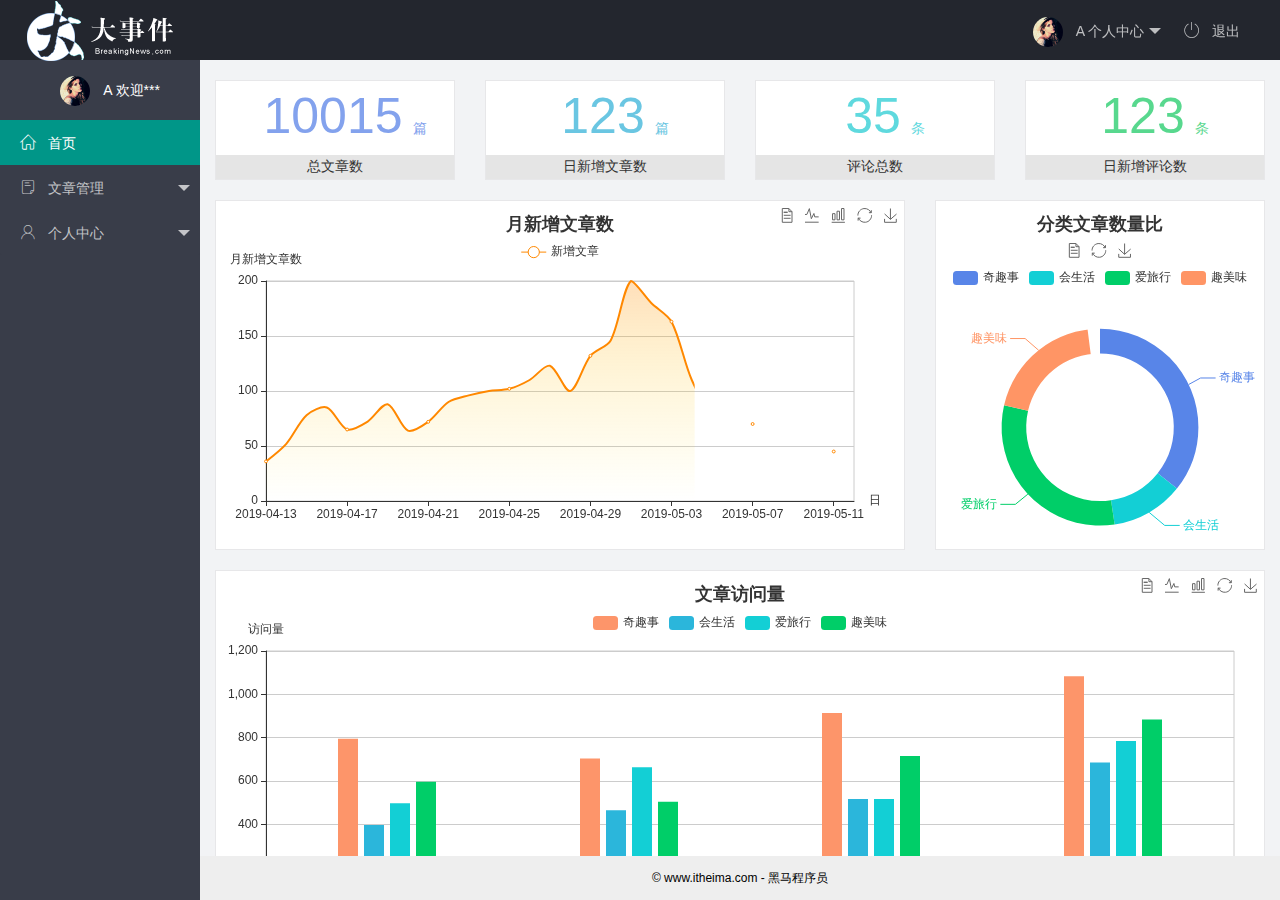
<file: index.html>
<!DOCTYPE html>
<html>

<head>
  <meta charset="utf-8">
  <meta name="viewport" content="width=device-width, initial-scale=1, maximum-scale=1">
  <title>大事件后台</title>
  <link rel="stylesheet" href="/assets/lib/layui/css/layui.css">
  <link rel="stylesheet" href="/assets/fonts/iconfont.css">
  <link rel="stylesheet" href="/assets/css/index.css">
</head>

<body class="layui-layout-body">
  <div class="layui-layout layui-layout-admin">
    <div class="layui-header">
      <div class="layui-logo">
        <img src="/assets/images/logo.png" alt="">
      </div>
      <!-- 头部区域（可配合layui已有的水平导航） -->
      <ul class="layui-nav layui-layout-right">
        <li class="layui-nav-item">
          <a href="javascript:;">
            <img src="/assets/images/sample.jpg" class="layui-nav-img">
            <span class="user_avatar">A</span>
            个人中心
          </a>
          <dl class="layui-nav-child">
            <dd>
              <a href="/user/user_info.html" target="fm">
                基本资料
              </a>
            </dd>
            <dd>
              <a href="/user/user_avatar.html" target="fm">
                更换头像
              </a>
            </dd>
            <dd>
              <a href="/user/user_pwd.html" target="fm">
                重置密码
              </a>
            </dd>
          </dl>
        </li>
        <li class="layui-nav-item">
          <a href="javascript:;" id="btnLogout">
            <span class="iconfont icon-tuichu"></span>
            退出
          </a>
        </li>
      </ul>
    </div>

    <div class="layui-side layui-bg-black">
      <div class="layui-side-scroll">
        <div class="userinfo">
          <img src="/assets/images/sample.jpg" class="layui-nav-img">
          <span class="user_avatar">A</span>
          <span class="welcome">欢迎***</span>
        </div>
        <!-- 左侧导航区域（可配合layui已有的垂直导航） -->
        <ul class="layui-nav layui-nav-tree" lay-shrink="all" lay-filter="test">
          <li class="layui-nav-item layui-this">
            <a href="/home/dashboard.html" target="fm">
              <span class="iconfont icon-home"></span>
              首页
            </a>
          </li>
          <li class="layui-nav-item">
            <a class="" href="javascript:;">
              <span class="iconfont icon-16"></span>
              文章管理
            </a>
            <dl class="layui-nav-child">
              <dd>
                <a href="/article/art_cate.html" target="fm">
                  <i class="layui-icon layui-icon-app"></i>
                  文章类别
                </a>
              </dd>
              <dd>
                <a id="art_list" href="/article/art_list.html" target="fm">
                  <i class="layui-icon layui-icon-app"></i>
                  文章列表
                </a>
              </dd>
              <dd>
                <a href="/article/art_pub.html" target="fm">
                  <i class="layui-icon layui-icon-app"></i>
                  发表文章
                </a>
              </dd>
            </dl>
          </li>
          <li class="layui-nav-item">
            <a href="javascript:;">
              <span class="iconfont icon-user"></span>
              个人中心
            </a>
            <dl class="layui-nav-child">
              <dd>
                <a href="/user/user_info.html" target="fm">
                  <i class="layui-icon layui-icon-app"></i>
                  基本资料
                </a>
              </dd>
              <dd>
                <a href="/user/user_avatar.html" target="fm">
                  <i class="layui-icon layui-icon-app"></i>
                  更换头像
                </a>
              </dd>
              <dd>
                <a href="/user/user_pwd.html" target="fm">
                  <i class="layui-icon layui-icon-app"></i>
                  重置密码
                </a>
              </dd>
            </dl>
          </li>
        </ul>
      </div>
    </div>

    <div class="layui-body">
      <iframe src="/home/dashboard.html" frameborder="0" name="fm"></iframe>
    </div>

    <div class="layui-footer">
      <!-- 底部固定区域 -->
      © www.itheima.com - 黑马程序员
    </div>
  </div>
  <script src="/assets/lib/layui/layui.all.js"></script>
  <script src="/assets/lib/jquery.js"></script>
  <script src="/assets/js/baseAPI.js"></script>
  <script src="/assets/js/index.js"></script>
</body>

</html>
</file>
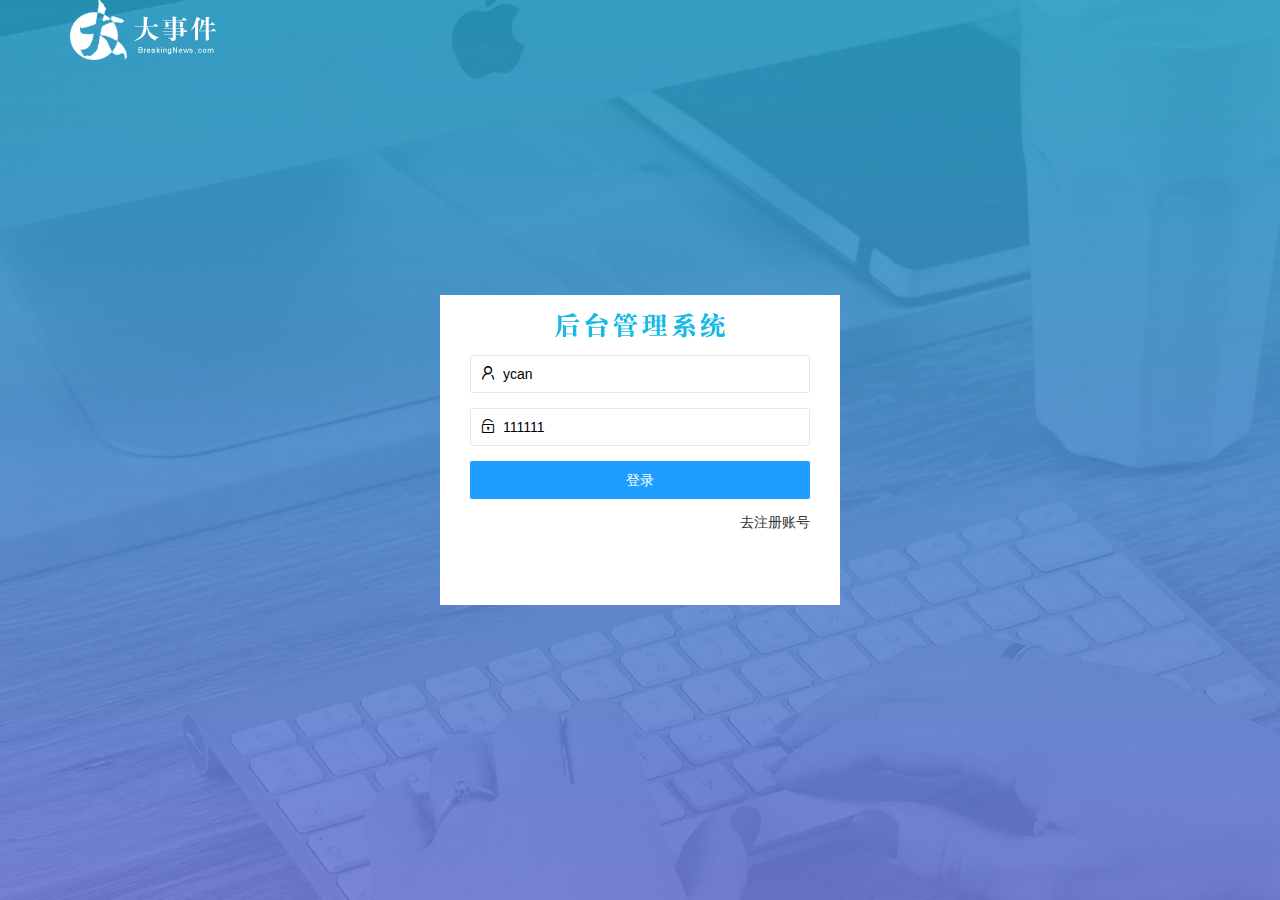
<file: login.html>
<!DOCTYPE html>
<html lang="en">

<head>
  <meta charset="UTF-8">
  <meta name="viewport" content="width=device-width, initial-scale=1.0">
  <title>Document</title>
  <link rel="stylesheet" href="./assets/lib/layui/css/layui.css">
  <link rel="stylesheet" href="./assets/css/login.css">
</head>

<body>
  <div class="layui-main"><img src="/assets/images/logo.png" alt=""></div>
  <div class="loginAndRegBox">
    <div class="titleBox"></div>
    <!-- 登录区域 -->
    <div class="login_box">
      <!-- 登入表单 -->
      <form class="layui-form" action="" id="form_login">
        <div class="layui-form-item">
          <i class="layui-icon layui-icon-username"></i>
          <input type="text" value="ycan" name="username" required lay-verify="required" placeholder="请输入用户名"
            autocomplete="off" class="layui-input">
        </div>
        <div class="layui-form-item">
          <i class="layui-icon layui-icon-password"></i>
          <input type="text" value="111111" name="password" required lay-verify="required|pwd" placeholder="请输入密码"
            autocomplete="off" class="layui-input">
        </div>
        <div class="layui-form-item">
          <button class="layui-btn layui-btn-fluid layui-btn-normal" lay-submit>登录</button>
        </div>
        <div class="layui-form-item links">
          <a href="javascript:;" id="link_reg">去注册账号</a>
        </div>
      </form>
    </div>
    <!-- 注册区域 -->
    <div class="reg_box" style="display: none;">
      <!-- 注册表单 -->
      <form class="layui-form" action="" id="form_reg">
        <div class="layui-form-item">
          <i class="layui-icon layui-icon-username"></i>
          <input type="text" name="username" required lay-verify="required" placeholder="请输入用户名" autocomplete="off"
            class="layui-input">
        </div>
        <div class="layui-form-item">
          <i class="layui-icon layui-icon-password"></i>
          <input type="password" name="password" required lay-verify="required" placeholder="请输入密码" autocomplete="off"
            class="layui-input">
        </div>
        <div class="layui-form-item">
          <i class="layui-icon layui-icon-password"></i>
          <input type="password" name="repassword" required lay-verify="required|pwd|repwd" placeholder="再次确认密码"
            autocomplete="off" class="layui-input">
        </div>
        <div class="layui-form-item">
          <button class="layui-btn layui-btn-fluid layui-btn-normal" lay-submit>注册</button>
        </div>
        <div class="layui-form-item links">
          <a href="javascript:;" id="link_login">去登录</a>
        </div>
      </form>

    </div>
  </div>
  <script src="/assets/lib/layui/layui.all.js"></script>
  <script src="/assets/lib/jquery.js"></script>
  <script src="/assets/js/baseAPI.js"></script>
  <script src="/assets/js/login.js"></script>
</body>

</html>
</file>
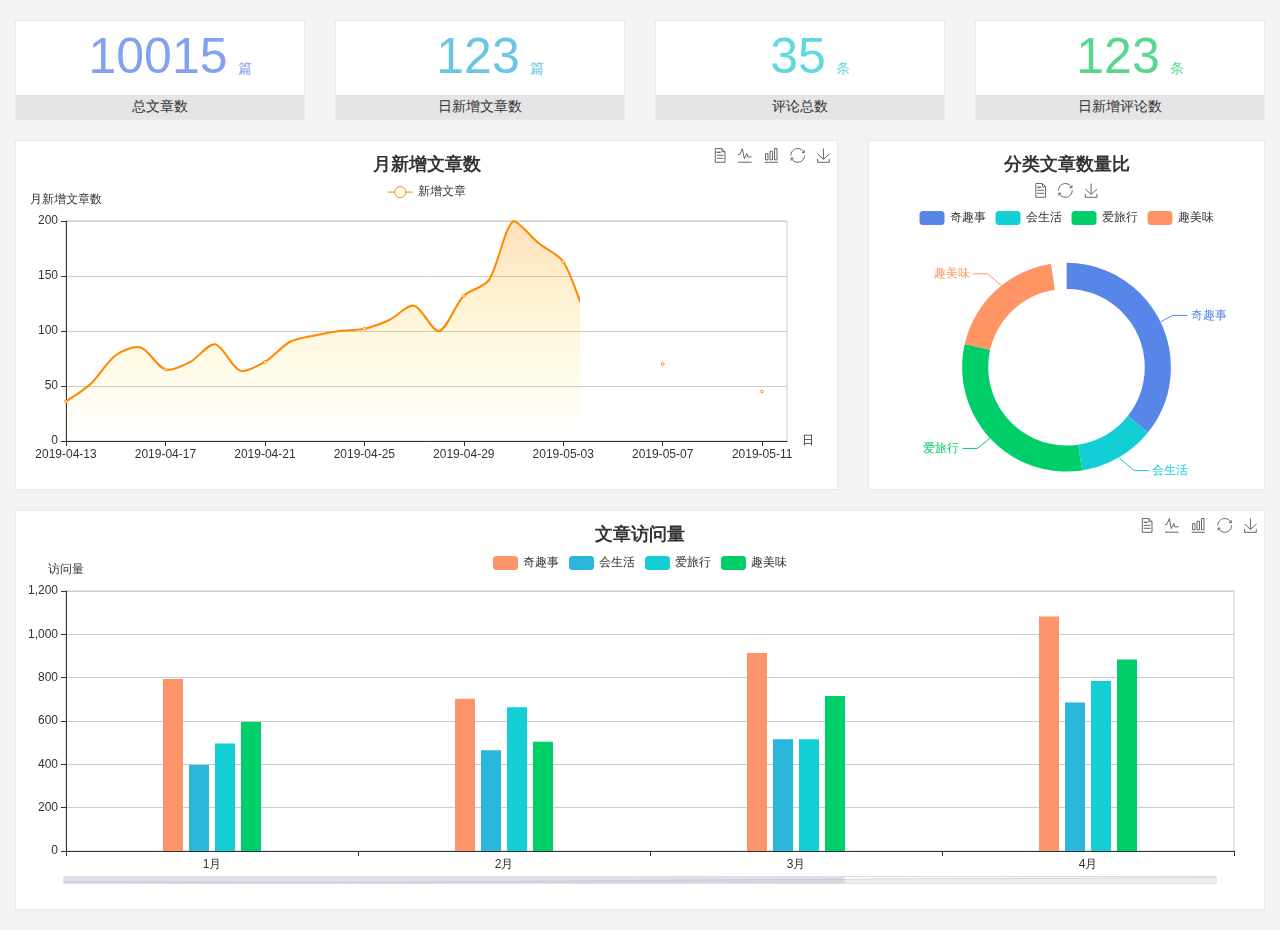
<file: home/dashboard.html>
<!DOCTYPE html>
<html lang="en">

<head>
  <meta charset="UTF-8">
  <meta name="viewport" content="width=device-width, initial-scale=1.0">
  <meta http-equiv="X-UA-Compatible" content="ie=edge">
  <title>图表统计</title>
  <link rel="stylesheet" href="../../assets/lib/bootstrap.css" />
  <link rel="stylesheet" href="../../assets/lib/main.css" />
  <script src="../../assets/lib/jquery.js"></script>
  <script type="text/javascript" src="../../assets/lib/echarts.min.js"></script>
</head>

<body>
  <div class="container-fluid">
    <div class="row spannel_list">
      <div class="col-sm-3 col-xs-6">
        <div class="spannel">
          <em>10015</em><span>篇</span>
          <b>总文章数</b>
        </div>
      </div>
      <div class="col-sm-3 col-xs-6">
        <div class="spannel scolor01">
          <em>123</em><span>篇</span>
          <b>日新增文章数</b>
        </div>
      </div>
      <div class="col-sm-3 col-xs-6">
        <div class="spannel scolor02">
          <em>35</em><span>条</span>
          <b>评论总数</b>
        </div>
      </div>
      <div class="col-sm-3 col-xs-6">
        <div class="spannel scolor03">
          <em>123</em><span>条</span>
          <b>日新增评论数</b>
        </div>
      </div>
    </div>
  </div>

  <div class="container-fluid">
    <div class="row curve-pie">
      <div class="col-lg-8 col-md-8">
        <div class="gragh_pannel" id="curve_show"></div>
      </div>
      <div class="col-lg-4 col-md-4">
        <div class="gragh_pannel" id="pie_show"></div>
      </div>
    </div>
  </div>

  <div class="container-fluid">
    <div class="column_pannel" id="column_show"></div>
  </div>

  <script>
    var oChart = echarts.init(document.getElementById('curve_show'));
    var aList_all = [
      { 'count': 36, 'date': '2019-04-13' },
      { 'count': 52, 'date': '2019-04-14' },
      { 'count': 78, 'date': '2019-04-15' },
      { 'count': 85, 'date': '2019-04-16' },
      { 'count': 65, 'date': '2019-04-17' },
      { 'count': 72, 'date': '2019-04-18' },
      { 'count': 88, 'date': '2019-04-19' },
      { 'count': 64, 'date': '2019-04-20' },
      { 'count': 72, 'date': '2019-04-21' },
      { 'count': 90, 'date': '2019-04-22' },
      { 'count': 96, 'date': '2019-04-23' },
      { 'count': 100, 'date': '2019-04-24' },
      { 'count': 102, 'date': '2019-04-25' },
      { 'count': 110, 'date': '2019-04-26' },
      { 'count': 123, 'date': '2019-04-27' },
      { 'count': 100, 'date': '2019-04-28' },
      { 'count': 132, 'date': '2019-04-29' },
      { 'count': 146, 'date': '2019-04-30' },
      { 'count': 200, 'date': '2019-05-01' },
      { 'count': 180, 'date': '2019-05-02' },
      { 'count': 163, 'date': '2019-05-03' },
      { 'count': 110, 'date': '2019-05-04' },
      { 'count': 80, 'date': '2019-05-05' },
      { 'count': 82, 'date': '2019-05-06' },
      { 'count': 70, 'date': '2019-05-07' },
      { 'count': 65, 'date': '2019-05-08' },
      { 'count': 54, 'date': '2019-05-09' },
      { 'count': 40, 'date': '2019-05-10' },
      { 'count': 45, 'date': '2019-05-11' },
      { 'count': 38, 'date': '2019-05-12' },
    ];

    let aCount = [];
    let aDate = [];

    for (var i = 0; i < aList_all.length; i++) {
      aCount.push(aList_all[i].count);
      aDate.push(aList_all[i].date);
    }

    var chartopt = {
      title: {
        text: '月新增文章数',
        left: 'center',
        top: '10'
      },
      tooltip: {
        trigger: 'axis'
      },
      legend: {
        data: ['新增文章'],
        top: '40'
      },
      toolbox: {
        show: true,
        feature: {
          mark: { show: true },
          dataView: { show: true, readOnly: false },
          magicType: { show: true, type: ['line', 'bar'] },
          restore: { show: true },
          saveAsImage: { show: true }
        }
      },
      calculable: true,
      xAxis: [
        {
          name: '日',
          type: 'category',
          boundaryGap: false,
          data: aDate
        }
      ],
      yAxis: [
        {
          name: '月新增文章数',
          type: 'value'
        }
      ],
      series: [
        {
          name: '新增文章',
          type: 'line',
          smooth: true,
          itemStyle: { normal: { areaStyle: { type: 'default' }, color: '#f80' }, lineStyle: { color: '#f80' } },
          data: aCount
        }],
      areaStyle: {
        normal: {
          color: new echarts.graphic.LinearGradient(0, 0, 0, 1, [{
            offset: 0,
            color: 'rgba(255,136,0,0.39)'
          }, {
            offset: .34,
            color: 'rgba(255,180,0,0.25)'
          }, {
            offset: 1,
            color: 'rgba(255,222,0,0.00)'
          }])

        }
      },
      grid: {
        show: true,
        x: 50,
        x2: 50,
        y: 80,
        height: 220
      }
    };

    oChart.setOption(chartopt);


    var oPie = echarts.init(document.getElementById('pie_show'));
    var oPieopt =
    {
      title: {
        top: 10,
        text: '分类文章数量比',
        x: 'center'
      },
      tooltip: {
        trigger: 'item',
        formatter: "{a} <br/>{b} : {c} ({d}%)"
      },
      color: ['#5885e8', '#13cfd5', '#00ce68', '#ff9565'],
      legend: {
        x: 'center',
        top: 65,
        data: ['奇趣事', '会生活', '爱旅行', '趣美味']
      },
      toolbox: {
        show: true,
        x: 'center',
        top: 35,
        feature: {
          mark: { show: true },
          dataView: { show: true, readOnly: false },
          magicType: {
            show: true,
            type: ['pie', 'funnel'],
            option: {
              funnel: {
                x: '25%',
                width: '50%',
                funnelAlign: 'left',
                max: 1548
              }
            }
          },
          restore: { show: true },
          saveAsImage: { show: true }
        }
      },
      calculable: true,
      series: [
        {
          name: '访问来源',
          type: 'pie',
          radius: ['45%', '60%'],
          center: ['50%', '65%'],
          data: [
            { value: 300, name: '奇趣事' },
            { value: 100, name: '会生活' },
            { value: 260, name: '爱旅行' },
            { value: 180, name: '趣美味' }
          ]
        }
      ]
    };
    oPie.setOption(oPieopt);



    var oColumn = this.echarts.init(document.getElementById('column_show'));
    var oColumnopt =
    {
      title: {
        text: '文章访问量',
        left: 'center',
        top: '10'
      },
      tooltip: {
        trigger: 'axis'
      },
      legend: {
        data: ['奇趣事', '会生活', '爱旅行', '趣美味'],
        top: '40'
      },
      toolbox: {
        show: true,
        feature: {
          mark: { show: true },
          dataView: { show: true, readOnly: false },
          magicType: { show: true, type: ['line', 'bar'] },
          restore: { show: true },
          saveAsImage: { show: true }
        }
      },
      calculable: true,
      xAxis: [
        {
          type: 'category',
          data: ['1月', '2月', '3月', '4月', '5月']
        }
      ],
      yAxis: [
        {
          name: '访问量',
          type: 'value'
        }
      ],
      series: [
        {
          name: '奇趣事',
          type: 'bar',
          barWidth: 20,
          itemStyle: {
            normal: { areaStyle: { type: 'default' }, color: '#fd956a' }
          },
          data: [800, 708, 920, 1090, 1200]
        },
        {
          name: '会生活',
          type: 'bar',
          barWidth: 20,
          itemStyle: {
            normal: { areaStyle: { type: 'default' }, color: '#2bb6db' }
          },
          data: [400, 468, 520, 690, 800]
        },
        {
          name: '爱旅行',
          type: 'bar',
          barWidth: 20,
          itemStyle: {
            normal: { areaStyle: { type: 'default' }, color: '#13cfd5' }
          },
          data: [500, 668, 520, 790, 900]
        },
        {
          name: '趣美味',
          type: 'bar',
          barWidth: 20,
          itemStyle: {
            normal: { areaStyle: { type: 'default' }, color: '#00ce68' }
          },
          data: [600, 508, 720, 890, 1000]
        }
      ],
      grid: {
        show: true,
        x: 50,
        x2: 30,
        y: 80,
        height: 260
      },
      dataZoom: [//给x轴设置滚动条
        {
          start: 0,//默认为0
          end: 100 - 1000 / 31,//默认为100
          type: 'slider',
          show: true,
          xAxisIndex: [0],
          handleSize: 0,//滑动条的 左右2个滑动条的大小
          height: 8,//组件高度
          left: 45, //左边的距离
          right: 50,//右边的距离
          bottom: 26,//右边的距离
          handleColor: '#ddd',//h滑动图标的颜色
          handleStyle: {
            borderColor: "#cacaca",
            borderWidth: "1",
            shadowBlur: 2,
            background: "#ddd",
            shadowColor: "#ddd",
          }
        }]
    };
    oColumn.setOption(oColumnopt);
  </script>
</body>

</html>
</file>
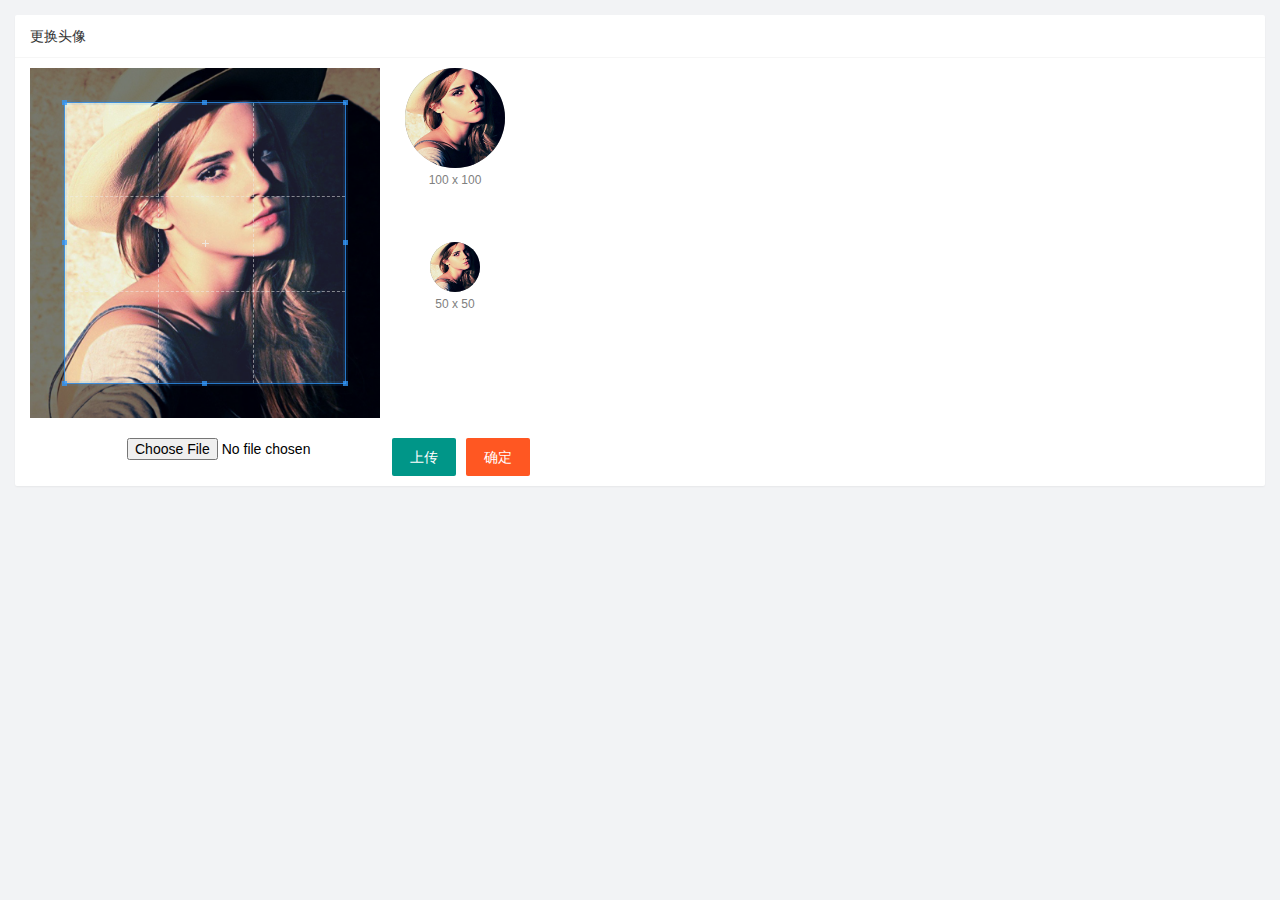
<file: user/user_avatar.html>
<!DOCTYPE html>
<html lang="en">

<head>
  <meta charset="UTF-8">
  <meta name="viewport" content="width=device-width, initial-scale=1.0">
  <title>Document</title>
  <link rel="stylesheet" href="/assets/lib/layui/css/layui.css">
  <link rel="stylesheet" href="/assets/lib/cropper/cropper.css" />
  <link rel="stylesheet" href="/assets/css/user/user_avatar.css">
</head>

<body>
  <div class="layui-card">
    <div class="layui-card-header">更换头像</div>
    <div class="layui-card-body">
      <!-- 第一行的图片裁剪和预览区域 -->
      <div class="row1">
        <!-- 图片裁剪区域 -->
        <div class="cropper-box">
          <!-- 这个 img 标签很重要，将来会把它初始化为裁剪区域 -->
          <img id="image" src="/assets/images/sample.jpg" />
        </div>
        <!-- 图片的预览区域 -->
        <div class="preview-box">
          <div>
            <!-- 宽高为 100px 的预览区域 -->
            <div class="img-preview w100"></div>
            <p class="size">100 x 100</p>
          </div>
          <div>
            <!-- 宽高为 50px 的预览区域 -->
            <div class="img-preview w50"></div>
            <p class="size">50 x 50</p>
          </div>
        </div>
      </div>

      <!-- 第二行的按钮区域 -->
      <div class="row2">
        <input type="file" name="" id="file" accept="image/png,image/jpeg">
        <button type="button" class="layui-btn" id="btnChooseImage">上传</button>
        <button id="btnUpload" type="button" class="layui-btn layui-btn-danger">确定</button>
      </div>
    </div>
  </div>
  <script src="/assets/lib/layui/layui.all.js"></script>
  <script src="/assets/lib/jquery.js"></script>
  <script src="/assets/lib/cropper/Cropper.js"></script>
  <script src="/assets/lib/cropper/jquery-cropper.js"></script>
  <script src="/assets/js/baseAPI.js"></script>
  <script src="/assets/js/user/user_avatar.js"></script>
</body>

</html>
</file>
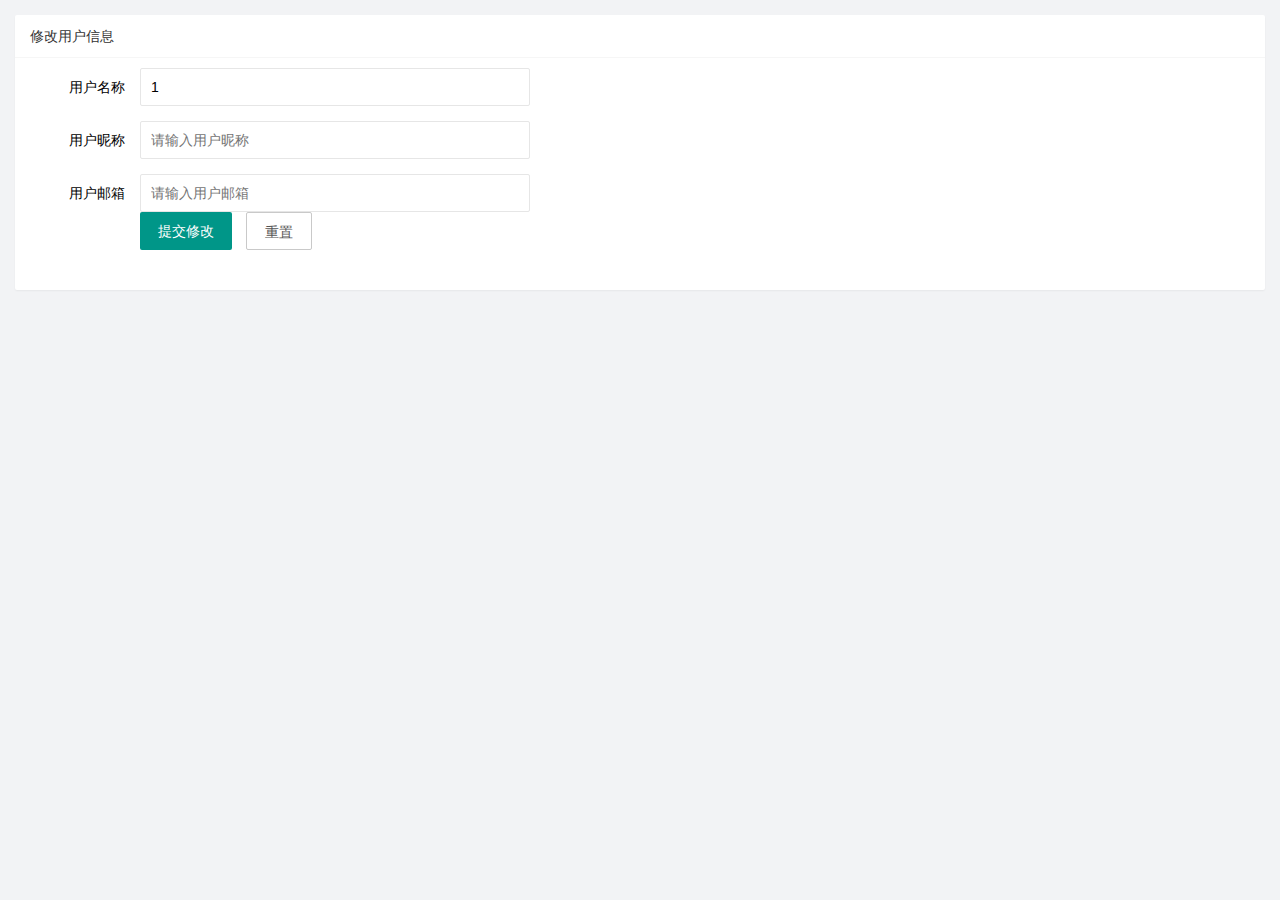
<file: user/user_info.html>
<!DOCTYPE html>
<html lang="en">

<head>
  <meta charset="UTF-8">
  <meta name="viewport" content="width=device-width, initial-scale=1.0">
  <title>Document</title>
  <link rel="stylesheet" href="/assets/lib/layui/css/layui.css">
  <link rel="stylesheet" href="/assets/css/user/user_info.css">
</head>

<body>
  <div class="layui-card">
    <div class="layui-card-header">修改用户信息</div>
    <div class="layui-card-body">
      <form class="layui-form" action="" lay-filter="formUserInfo">
        <!-- 隐藏域 -->
        <input type="hidden" name="id">
        <div class="layui-form-item">
          <label class="layui-form-label">用户名称</label>
          <div class="layui-input-block">
            <input type="text" value="1" name="username" readonly required lay-verify="required" placeholder="请输入用户名称"
              autocomplete="off" class="layui-input">
          </div>
        </div>
        <div class="layui-form-item">
          <label class="layui-form-label">用户昵称</label>
          <div class="layui-input-block">
            <input type="text" name="nickname" required lay-verify="required|nickname" placeholder="请输入用户昵称"
              autocomplete="off" class="layui-input">
          </div>
        </div>
        <div class="layui-form-item">
          <label class="layui-form-label">用户邮箱</label>
          <div class="layui-input-block">
            <input type="text" name="email" required lay-verify="required|email" placeholder="请输入用户邮箱"
              autocomplete="off" class="layui-input">
          </div>
          <div class="layui-form-item">
            <div class="layui-input-block">
              <button class="layui-btn" lay-submit lay-filter="formDemo">提交修改</button>
              <button type="reset" class="layui-btn layui-btn-primary" id="btnReset">重置</button>
            </div>
          </div>
        </div>
      </form>
    </div>
  </div>
  <script src="/assets/lib/layui/layui.all.js"></script>
  <script src="/assets/lib/jquery.js"></script>
  <script src="/assets/js/baseAPI.js"></script>
  <script src="/assets/js/user/user_info.js"></script>
</body>

</html>
</file>
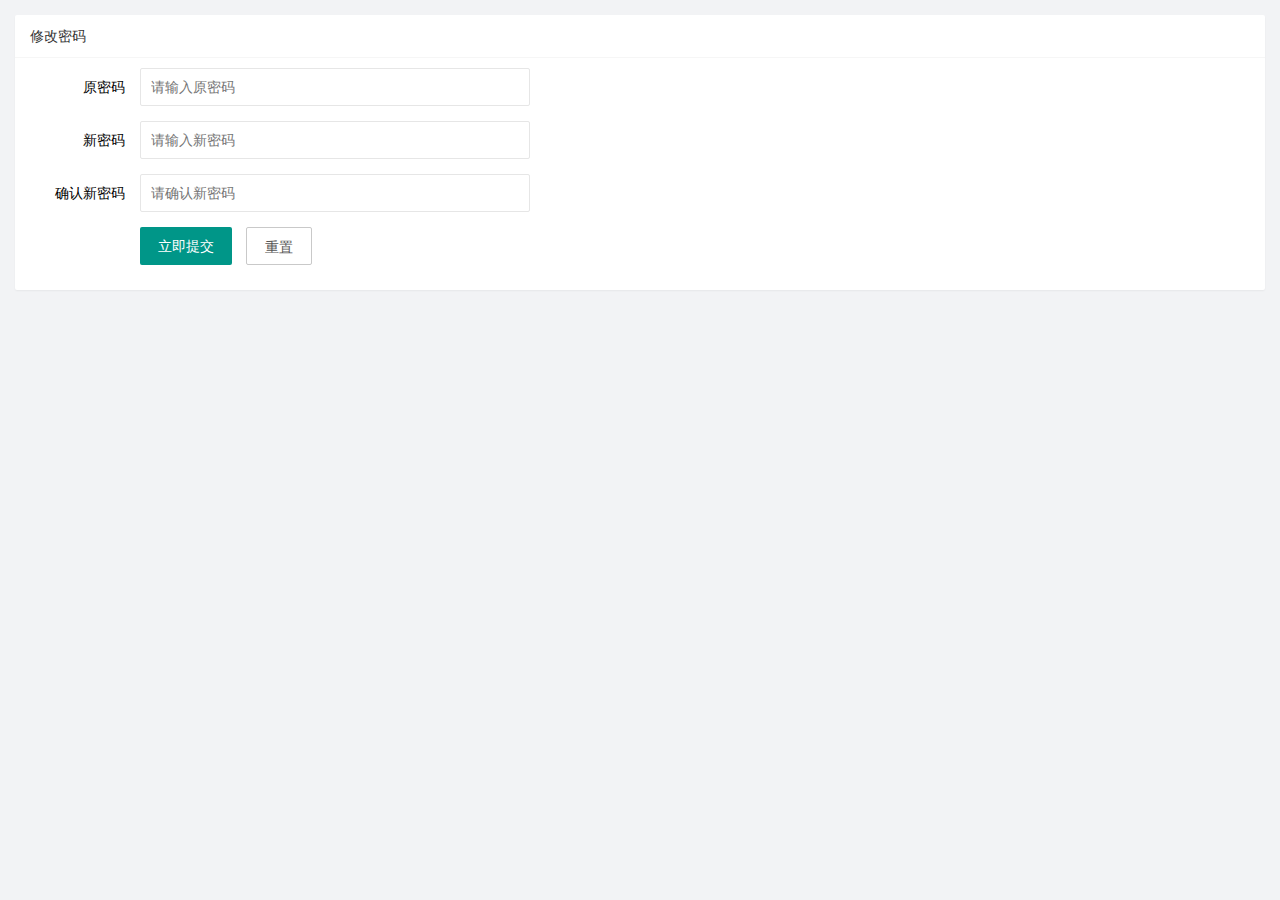
<file: user/user_pwd.html>
<!DOCTYPE html>
<html lang="en">

<head>
  <meta charset="UTF-8">
  <meta name="viewport" content="width=device-width, initial-scale=1.0">
  <title>Document</title>
  <link rel="stylesheet" href="/assets/lib/layui/css/layui.css">
  <link rel="stylesheet" href="/assets/css/user/user_pwd.css">
</head>

<body>
  <div class="layui-card">
    <div class="layui-card-header">修改密码</div>
    <div class="layui-card-body">
      <form class="layui-form" action="">
        <div class="layui-form-item">
          <label class="layui-form-label">原密码</label>
          <div class="layui-input-block">
            <input type="text" name="oldPwd" required lay-verify="required|pwd" placeholder="请输入原密码" autocomplete="off"
              class="layui-input">
          </div>
        </div>
        <div class="layui-form-item">
          <label class="layui-form-label">新密码</label>
          <div class="layui-input-block">
            <input type="text" name="newPwd" required lay-verify="required|pwd|samePwd" placeholder="请输入新密码"
              autocomplete="off" class="layui-input">
          </div>
        </div>
        <div class="layui-form-item">
          <label class="layui-form-label">确认新密码</label>
          <div class="layui-input-block">
            <input type="text" name="title" required lay-verify="required|pwd|rePwd" placeholder="请确认新密码"
              autocomplete="off" class="layui-input">
          </div>
        </div>
        <div class="layui-form-item">
          <div class="layui-input-block">
            <button class="layui-btn" lay-submit lay-filter="formDemo">立即提交</button>
            <button type="reset" class="layui-btn layui-btn-primary">重置</button>
          </div>
        </div>
      </form>
    </div>
  </div>
  <script src="/assets/lib/layui/layui.all.js"></script>
  <script src="/assets/lib/jquery.js"></script>
  <script src="/assets/js/baseAPI.js"></script>
  <script src="/assets/js/user/user_pwd.js"></script>
</body>

</html>
</file>
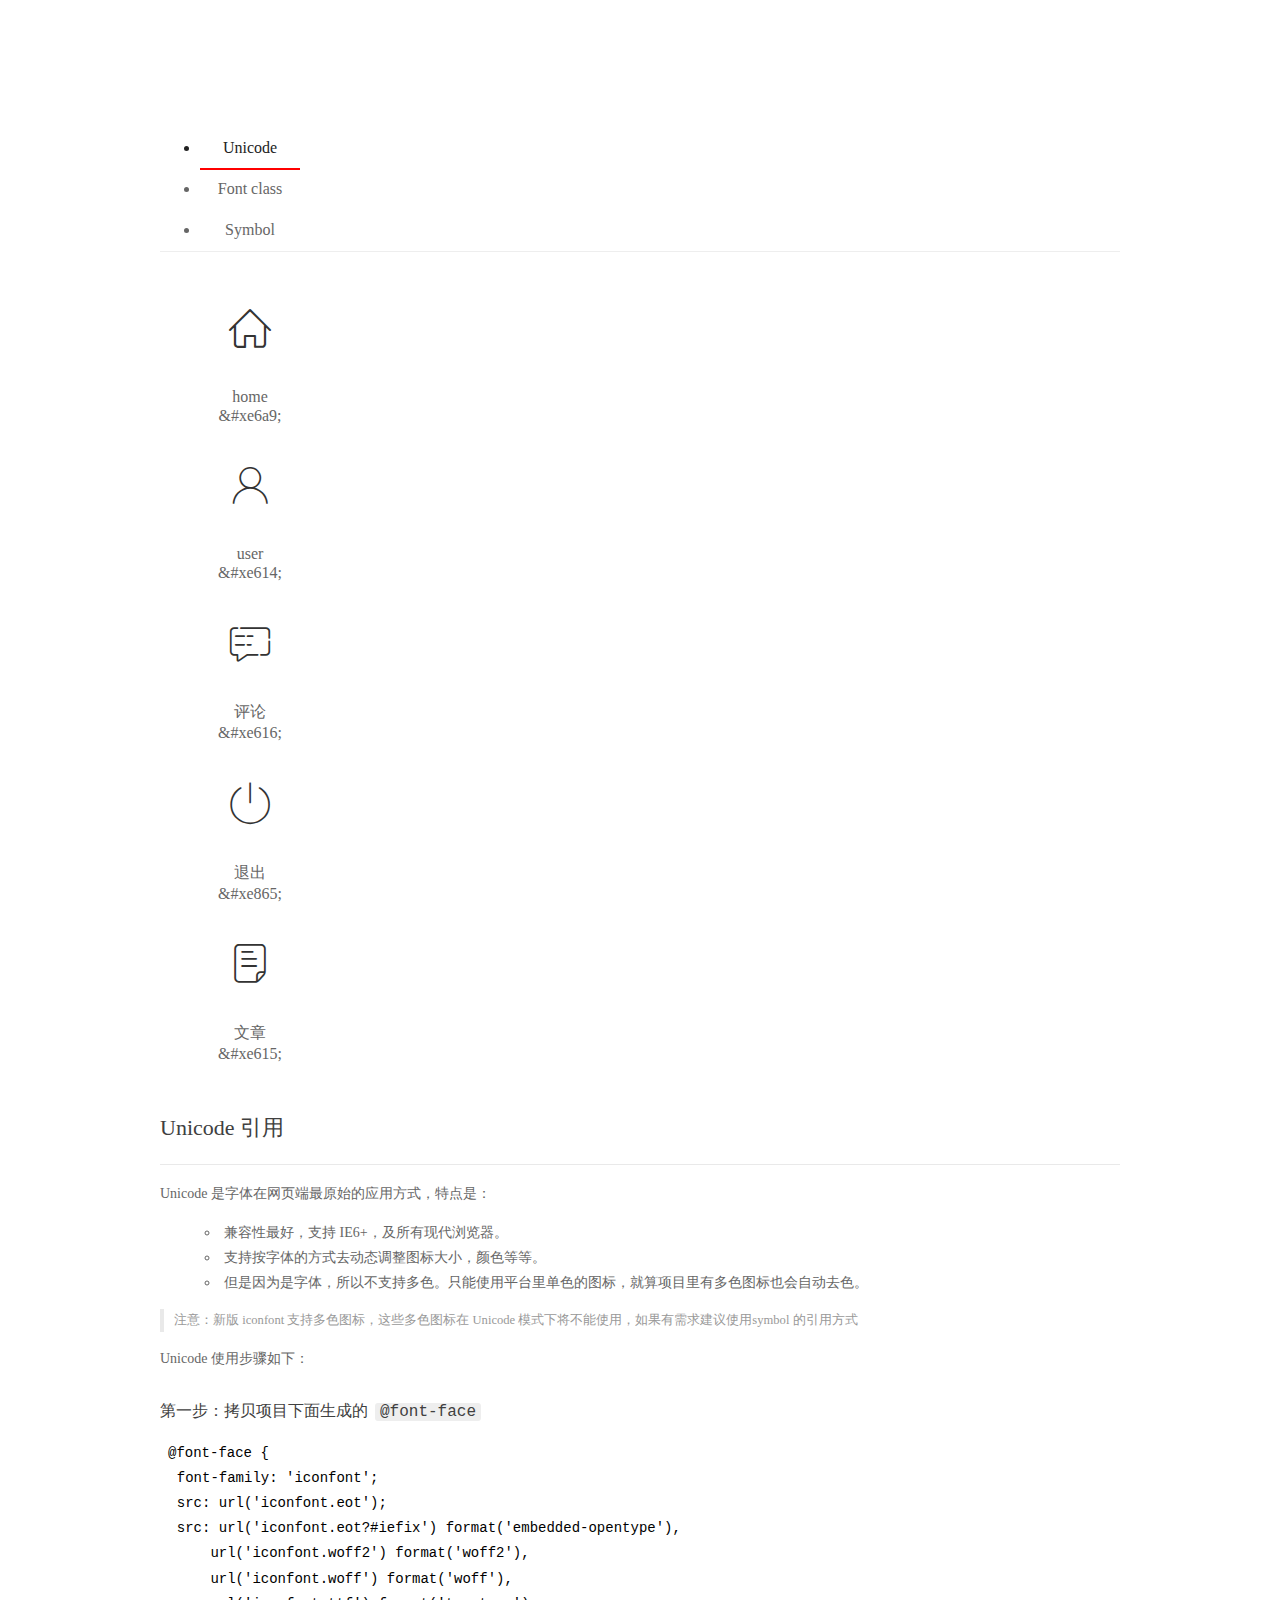
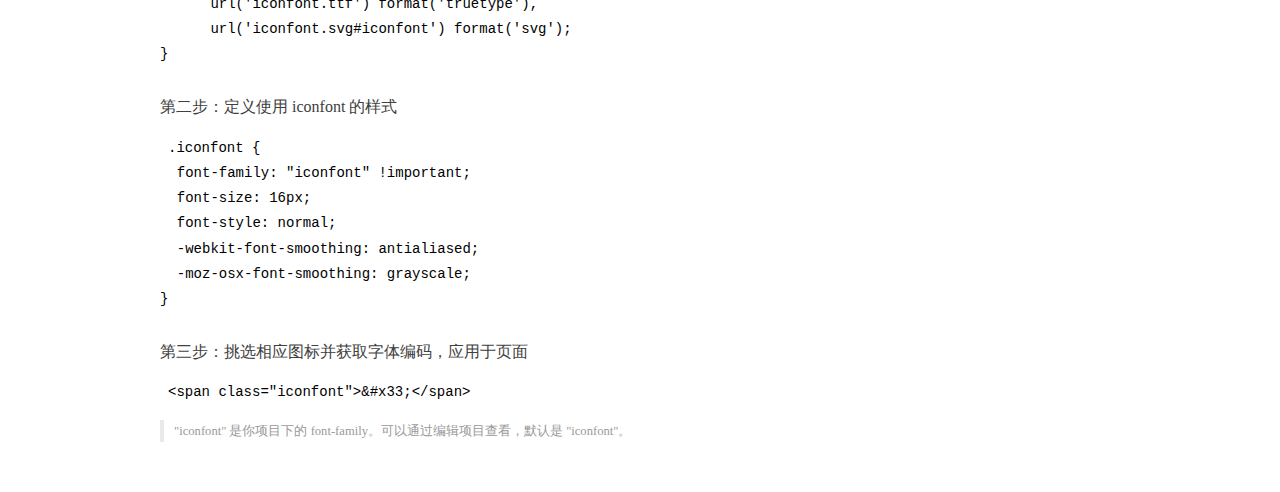
<file: assets/fonts/demo_index.html>
<!DOCTYPE html>
<html>
<head>
  <meta charset="utf-8"/>
  <title>IconFont Demo</title>
  <link rel="shortcut icon" href="https://gtms04.alicdn.com/tps/i4/TB1_oz6GVXXXXaFXpXXJDFnIXXX-64-64.ico" type="image/x-icon"/>
  <link rel="stylesheet" href="https://g.alicdn.com/thx/cube/1.3.2/cube.min.css">
  <link rel="stylesheet" href="demo.css">
  <link rel="stylesheet" href="iconfont.css">
  <script src="iconfont.js"></script>
  <!-- jQuery -->
  <script src="https://a1.alicdn.com/oss/uploads/2018/12/26/7bfddb60-08e8-11e9-9b04-53e73bb6408b.js"></script>
  <!-- 代码高亮 -->
  <script src="https://a1.alicdn.com/oss/uploads/2018/12/26/a3f714d0-08e6-11e9-8a15-ebf944d7534c.js"></script>
</head>
<body>
  <div class="main">
    <h1 class="logo"><a href="https://www.iconfont.cn/" title="iconfont 首页" target="_blank">&#xe86b;</a></h1>
    <div class="nav-tabs">
      <ul id="tabs" class="dib-box">
        <li class="dib active"><span>Unicode</span></li>
        <li class="dib"><span>Font class</span></li>
        <li class="dib"><span>Symbol</span></li>
      </ul>
      
    </div>
    <div class="tab-container">
      <div class="content unicode" style="display: block;">
          <ul class="icon_lists dib-box">
          
            <li class="dib">
              <span class="icon iconfont">&#xe6a9;</span>
                <div class="name">home</div>
                <div class="code-name">&amp;#xe6a9;</div>
              </li>
          
            <li class="dib">
              <span class="icon iconfont">&#xe614;</span>
                <div class="name">user</div>
                <div class="code-name">&amp;#xe614;</div>
              </li>
          
            <li class="dib">
              <span class="icon iconfont">&#xe616;</span>
                <div class="name">评论</div>
                <div class="code-name">&amp;#xe616;</div>
              </li>
          
            <li class="dib">
              <span class="icon iconfont">&#xe865;</span>
                <div class="name">退出</div>
                <div class="code-name">&amp;#xe865;</div>
              </li>
          
            <li class="dib">
              <span class="icon iconfont">&#xe615;</span>
                <div class="name">文章</div>
                <div class="code-name">&amp;#xe615;</div>
              </li>
          
          </ul>
          <div class="article markdown">
          <h2 id="unicode-">Unicode 引用</h2>
          <hr>

          <p>Unicode 是字体在网页端最原始的应用方式，特点是：</p>
          <ul>
            <li>兼容性最好，支持 IE6+，及所有现代浏览器。</li>
            <li>支持按字体的方式去动态调整图标大小，颜色等等。</li>
            <li>但是因为是字体，所以不支持多色。只能使用平台里单色的图标，就算项目里有多色图标也会自动去色。</li>
          </ul>
          <blockquote>
            <p>注意：新版 iconfont 支持多色图标，这些多色图标在 Unicode 模式下将不能使用，如果有需求建议使用symbol 的引用方式</p>
          </blockquote>
          <p>Unicode 使用步骤如下：</p>
          <h3 id="-font-face">第一步：拷贝项目下面生成的 <code>@font-face</code></h3>
<pre><code class="language-css"
>@font-face {
  font-family: 'iconfont';
  src: url('iconfont.eot');
  src: url('iconfont.eot?#iefix') format('embedded-opentype'),
      url('iconfont.woff2') format('woff2'),
      url('iconfont.woff') format('woff'),
      url('iconfont.ttf') format('truetype'),
      url('iconfont.svg#iconfont') format('svg');
}
</code></pre>
          <h3 id="-iconfont-">第二步：定义使用 iconfont 的样式</h3>
<pre><code class="language-css"
>.iconfont {
  font-family: "iconfont" !important;
  font-size: 16px;
  font-style: normal;
  -webkit-font-smoothing: antialiased;
  -moz-osx-font-smoothing: grayscale;
}
</code></pre>
          <h3 id="-">第三步：挑选相应图标并获取字体编码，应用于页面</h3>
<pre>
<code class="language-html"
>&lt;span class="iconfont"&gt;&amp;#x33;&lt;/span&gt;
</code></pre>
          <blockquote>
            <p>"iconfont" 是你项目下的 font-family。可以通过编辑项目查看，默认是 "iconfont"。</p>
          </blockquote>
          </div>
      </div>
      <div class="content font-class">
        <ul class="icon_lists dib-box">
          
          <li class="dib">
            <span class="icon iconfont icon-home"></span>
            <div class="name">
              home
            </div>
            <div class="code-name">.icon-home
            </div>
          </li>
          
          <li class="dib">
            <span class="icon iconfont icon-user"></span>
            <div class="name">
              user
            </div>
            <div class="code-name">.icon-user
            </div>
          </li>
          
          <li class="dib">
            <span class="icon iconfont icon-pinglun"></span>
            <div class="name">
              评论
            </div>
            <div class="code-name">.icon-pinglun
            </div>
          </li>
          
          <li class="dib">
            <span class="icon iconfont icon-tuichu"></span>
            <div class="name">
              退出
            </div>
            <div class="code-name">.icon-tuichu
            </div>
          </li>
          
          <li class="dib">
            <span class="icon iconfont icon-16"></span>
            <div class="name">
              文章
            </div>
            <div class="code-name">.icon-16
            </div>
          </li>
          
        </ul>
        <div class="article markdown">
        <h2 id="font-class-">font-class 引用</h2>
        <hr>

        <p>font-class 是 Unicode 使用方式的一种变种，主要是解决 Unicode 书写不直观，语意不明确的问题。</p>
        <p>与 Unicode 使用方式相比，具有如下特点：</p>
        <ul>
          <li>兼容性良好，支持 IE8+，及所有现代浏览器。</li>
          <li>相比于 Unicode 语意明确，书写更直观。可以很容易分辨这个 icon 是什么。</li>
          <li>因为使用 class 来定义图标，所以当要替换图标时，只需要修改 class 里面的 Unicode 引用。</li>
          <li>不过因为本质上还是使用的字体，所以多色图标还是不支持的。</li>
        </ul>
        <p>使用步骤如下：</p>
        <h3 id="-fontclass-">第一步：引入项目下面生成的 fontclass 代码：</h3>
<pre><code class="language-html">&lt;link rel="stylesheet" href="./iconfont.css"&gt;
</code></pre>
        <h3 id="-">第二步：挑选相应图标并获取类名，应用于页面：</h3>
<pre><code class="language-html">&lt;span class="iconfont icon-xxx"&gt;&lt;/span&gt;
</code></pre>
        <blockquote>
          <p>"
            iconfont" 是你项目下的 font-family。可以通过编辑项目查看，默认是 "iconfont"。</p>
        </blockquote>
      </div>
      </div>
      <div class="content symbol">
          <ul class="icon_lists dib-box">
          
            <li class="dib">
                <svg class="icon svg-icon" aria-hidden="true">
                  <use xlink:href="#icon-home"></use>
                </svg>
                <div class="name">home</div>
                <div class="code-name">#icon-home</div>
            </li>
          
            <li class="dib">
                <svg class="icon svg-icon" aria-hidden="true">
                  <use xlink:href="#icon-user"></use>
                </svg>
                <div class="name">user</div>
                <div class="code-name">#icon-user</div>
            </li>
          
            <li class="dib">
                <svg class="icon svg-icon" aria-hidden="true">
                  <use xlink:href="#icon-pinglun"></use>
                </svg>
                <div class="name">评论</div>
                <div class="code-name">#icon-pinglun</div>
            </li>
          
            <li class="dib">
                <svg class="icon svg-icon" aria-hidden="true">
                  <use xlink:href="#icon-tuichu"></use>
                </svg>
                <div class="name">退出</div>
                <div class="code-name">#icon-tuichu</div>
            </li>
          
            <li class="dib">
                <svg class="icon svg-icon" aria-hidden="true">
                  <use xlink:href="#icon-16"></use>
                </svg>
                <div class="name">文章</div>
                <div class="code-name">#icon-16</div>
            </li>
          
          </ul>
          <div class="article markdown">
          <h2 id="symbol-">Symbol 引用</h2>
          <hr>

          <p>这是一种全新的使用方式，应该说这才是未来的主流，也是平台目前推荐的用法。相关介绍可以参考这篇<a href="">文章</a>
            这种用法其实是做了一个 SVG 的集合，与另外两种相比具有如下特点：</p>
          <ul>
            <li>支持多色图标了，不再受单色限制。</li>
            <li>通过一些技巧，支持像字体那样，通过 <code>font-size</code>, <code>color</code> 来调整样式。</li>
            <li>兼容性较差，支持 IE9+，及现代浏览器。</li>
            <li>浏览器渲染 SVG 的性能一般，还不如 png。</li>
          </ul>
          <p>使用步骤如下：</p>
          <h3 id="-symbol-">第一步：引入项目下面生成的 symbol 代码：</h3>
<pre><code class="language-html">&lt;script src="./iconfont.js"&gt;&lt;/script&gt;
</code></pre>
          <h3 id="-css-">第二步：加入通用 CSS 代码（引入一次就行）：</h3>
<pre><code class="language-html">&lt;style&gt;
.icon {
  width: 1em;
  height: 1em;
  vertical-align: -0.15em;
  fill: currentColor;
  overflow: hidden;
}
&lt;/style&gt;
</code></pre>
          <h3 id="-">第三步：挑选相应图标并获取类名，应用于页面：</h3>
<pre><code class="language-html">&lt;svg class="icon" aria-hidden="true"&gt;
  &lt;use xlink:href="#icon-xxx"&gt;&lt;/use&gt;
&lt;/svg&gt;
</code></pre>
          </div>
      </div>

    </div>
  </div>
  <script>
  $(document).ready(function () {
      $('.tab-container .content:first').show()

      $('#tabs li').click(function (e) {
        var tabContent = $('.tab-container .content')
        var index = $(this).index()

        if ($(this).hasClass('active')) {
          return
        } else {
          $('#tabs li').removeClass('active')
          $(this).addClass('active')

          tabContent.hide().eq(index).fadeIn()
        }
      })
    })
  </script>
</body>
</html>
</file>
<file: assets/lib/layui/css/layui.css>
/** layui-v2.5.5 MIT License By https://www.layui.com */
 .layui-inline,img{display:inline-block;vertical-align:middle}h1,h2,h3,h4,h5,h6{font-weight:400}.layui-edge,.layui-header,.layui-inline,.layui-main{position:relative}.layui-body,.layui-edge,.layui-elip{overflow:hidden}.layui-btn,.layui-edge,.layui-inline,img{vertical-align:middle}.layui-btn,.layui-disabled,.layui-icon,.layui-unselect{-moz-user-select:none;-webkit-user-select:none;-ms-user-select:none}.layui-elip,.layui-form-checkbox span,.layui-form-pane .layui-form-label{text-overflow:ellipsis;white-space:nowrap}.layui-breadcrumb,.layui-tree-btnGroup{visibility:hidden}blockquote,body,button,dd,div,dl,dt,form,h1,h2,h3,h4,h5,h6,input,li,ol,p,pre,td,textarea,th,ul{margin:0;padding:0;-webkit-tap-highlight-color:rgba(0,0,0,0)}a:active,a:hover{outline:0}img{border:none}li{list-style:none}table{border-collapse:collapse;border-spacing:0}h4,h5,h6{font-size:100%}button,input,optgroup,option,select,textarea{font-family:inherit;font-size:inherit;font-style:inherit;font-weight:inherit;outline:0}pre{white-space:pre-wrap;white-space:-moz-pre-wrap;white-space:-pre-wrap;white-space:-o-pre-wrap;word-wrap:break-word}body{line-height:24px;font:14px Helvetica Neue,Helvetica,PingFang SC,Tahoma,Arial,sans-serif}hr{height:1px;margin:10px 0;border:0;clear:both}a{color:#333;text-decoration:none}a:hover{color:#777}a cite{font-style:normal;*cursor:pointer}.layui-border-box,.layui-border-box *{box-sizing:border-box}.layui-box,.layui-box *{box-sizing:content-box}.layui-clear{clear:both;*zoom:1}.layui-clear:after{content:'\20';clear:both;*zoom:1;display:block;height:0}.layui-inline{*display:inline;*zoom:1}.layui-edge{display:inline-block;width:0;height:0;border-width:6px;border-style:dashed;border-color:transparent}.layui-edge-top{top:-4px;border-bottom-color:#999;border-bottom-style:solid}.layui-edge-right{border-left-color:#999;border-left-style:solid}.layui-edge-bottom{top:2px;border-top-color:#999;border-top-style:solid}.layui-edge-left{border-right-color:#999;border-right-style:solid}.layui-disabled,.layui-disabled:hover{color:#d2d2d2!important;cursor:not-allowed!important}.layui-circle{border-radius:100%}.layui-show{display:block!important}.layui-hide{display:none!important}@font-face{font-family:layui-icon;src:url(../font/iconfont.eot?v=250);src:url(../font/iconfont.eot?v=250#iefix) format('embedded-opentype'),url(../font/iconfont.woff2?v=250) format('woff2'),url(../font/iconfont.woff?v=250) format('woff'),url(../font/iconfont.ttf?v=250) format('truetype'),url(../font/iconfont.svg?v=250#layui-icon) format('svg')}.layui-icon{font-family:layui-icon!important;font-size:16px;font-style:normal;-webkit-font-smoothing:antialiased;-moz-osx-font-smoothing:grayscale}.layui-icon-reply-fill:before{content:"\e611"}.layui-icon-set-fill:before{content:"\e614"}.layui-icon-menu-fill:before{content:"\e60f"}.layui-icon-search:before{content:"\e615"}.layui-icon-share:before{content:"\e641"}.layui-icon-set-sm:before{content:"\e620"}.layui-icon-engine:before{content:"\e628"}.layui-icon-close:before{content:"\1006"}.layui-icon-close-fill:before{content:"\1007"}.layui-icon-chart-screen:before{content:"\e629"}.layui-icon-star:before{content:"\e600"}.layui-icon-circle-dot:before{content:"\e617"}.layui-icon-chat:before{content:"\e606"}.layui-icon-release:before{content:"\e609"}.layui-icon-list:before{content:"\e60a"}.layui-icon-chart:before{content:"\e62c"}.layui-icon-ok-circle:before{content:"\1005"}.layui-icon-layim-theme:before{content:"\e61b"}.layui-icon-table:before{content:"\e62d"}.layui-icon-right:before{content:"\e602"}.layui-icon-left:before{content:"\e603"}.layui-icon-cart-simple:before{content:"\e698"}.layui-icon-face-cry:before{content:"\e69c"}.layui-icon-face-smile:before{content:"\e6af"}.layui-icon-survey:before{content:"\e6b2"}.layui-icon-tree:before{content:"\e62e"}.layui-icon-upload-circle:before{content:"\e62f"}.layui-icon-add-circle:before{content:"\e61f"}.layui-icon-download-circle:before{content:"\e601"}.layui-icon-templeate-1:before{content:"\e630"}.layui-icon-util:before{content:"\e631"}.layui-icon-face-surprised:before{content:"\e664"}.layui-icon-edit:before{content:"\e642"}.layui-icon-speaker:before{content:"\e645"}.layui-icon-down:before{content:"\e61a"}.layui-icon-file:before{content:"\e621"}.layui-icon-layouts:before{content:"\e632"}.layui-icon-rate-half:before{content:"\e6c9"}.layui-icon-add-circle-fine:before{content:"\e608"}.layui-icon-prev-circle:before{content:"\e633"}.layui-icon-read:before{content:"\e705"}.layui-icon-404:before{content:"\e61c"}.layui-icon-carousel:before{content:"\e634"}.layui-icon-help:before{content:"\e607"}.layui-icon-code-circle:before{content:"\e635"}.layui-icon-water:before{content:"\e636"}.layui-icon-username:before{content:"\e66f"}.layui-icon-find-fill:before{content:"\e670"}.layui-icon-about:before{content:"\e60b"}.layui-icon-location:before{content:"\e715"}.layui-icon-up:before{content:"\e619"}.layui-icon-pause:before{content:"\e651"}.layui-icon-date:before{content:"\e637"}.layui-icon-layim-uploadfile:before{content:"\e61d"}.layui-icon-delete:before{content:"\e640"}.layui-icon-play:before{content:"\e652"}.layui-icon-top:before{content:"\e604"}.layui-icon-friends:before{content:"\e612"}.layui-icon-refresh-3:before{content:"\e9aa"}.layui-icon-ok:before{content:"\e605"}.layui-icon-layer:before{content:"\e638"}.layui-icon-face-smile-fine:before{content:"\e60c"}.layui-icon-dollar:before{content:"\e659"}.layui-icon-group:before{content:"\e613"}.layui-icon-layim-download:before{content:"\e61e"}.layui-icon-picture-fine:before{content:"\e60d"}.layui-icon-link:before{content:"\e64c"}.layui-icon-diamond:before{content:"\e735"}.layui-icon-log:before{content:"\e60e"}.layui-icon-rate-solid:before{content:"\e67a"}.layui-icon-fonts-del:before{content:"\e64f"}.layui-icon-unlink:before{content:"\e64d"}.layui-icon-fonts-clear:before{content:"\e639"}.layui-icon-triangle-r:before{content:"\e623"}.layui-icon-circle:before{content:"\e63f"}.layui-icon-radio:before{content:"\e643"}.layui-icon-align-center:before{content:"\e647"}.layui-icon-align-right:before{content:"\e648"}.layui-icon-align-left:before{content:"\e649"}.layui-icon-loading-1:before{content:"\e63e"}.layui-icon-return:before{content:"\e65c"}.layui-icon-fonts-strong:before{content:"\e62b"}.layui-icon-upload:before{content:"\e67c"}.layui-icon-dialogue:before{content:"\e63a"}.layui-icon-video:before{content:"\e6ed"}.layui-icon-headset:before{content:"\e6fc"}.layui-icon-cellphone-fine:before{content:"\e63b"}.layui-icon-add-1:before{content:"\e654"}.layui-icon-face-smile-b:before{content:"\e650"}.layui-icon-fonts-html:before{content:"\e64b"}.layui-icon-form:before{content:"\e63c"}.layui-icon-cart:before{content:"\e657"}.layui-icon-camera-fill:before{content:"\e65d"}.layui-icon-tabs:before{content:"\e62a"}.layui-icon-fonts-code:before{content:"\e64e"}.layui-icon-fire:before{content:"\e756"}.layui-icon-set:before{content:"\e716"}.layui-icon-fonts-u:before{content:"\e646"}.layui-icon-triangle-d:before{content:"\e625"}.layui-icon-tips:before{content:"\e702"}.layui-icon-picture:before{content:"\e64a"}.layui-icon-more-vertical:before{content:"\e671"}.layui-icon-flag:before{content:"\e66c"}.layui-icon-loading:before{content:"\e63d"}.layui-icon-fonts-i:before{content:"\e644"}.layui-icon-refresh-1:before{content:"\e666"}.layui-icon-rmb:before{content:"\e65e"}.layui-icon-home:before{content:"\e68e"}.layui-icon-user:before{content:"\e770"}.layui-icon-notice:before{content:"\e667"}.layui-icon-login-weibo:before{content:"\e675"}.layui-icon-voice:before{content:"\e688"}.layui-icon-upload-drag:before{content:"\e681"}.layui-icon-login-qq:before{content:"\e676"}.layui-icon-snowflake:before{content:"\e6b1"}.layui-icon-file-b:before{content:"\e655"}.layui-icon-template:before{content:"\e663"}.layui-icon-auz:before{content:"\e672"}.layui-icon-console:before{content:"\e665"}.layui-icon-app:before{content:"\e653"}.layui-icon-prev:before{content:"\e65a"}.layui-icon-website:before{content:"\e7ae"}.layui-icon-next:before{content:"\e65b"}.layui-icon-component:before{content:"\e857"}.layui-icon-more:before{content:"\e65f"}.layui-icon-login-wechat:before{content:"\e677"}.layui-icon-shrink-right:before{content:"\e668"}.layui-icon-spread-left:before{content:"\e66b"}.layui-icon-camera:before{content:"\e660"}.layui-icon-note:before{content:"\e66e"}.layui-icon-refresh:before{content:"\e669"}.layui-icon-female:before{content:"\e661"}.layui-icon-male:before{content:"\e662"}.layui-icon-password:before{content:"\e673"}.layui-icon-senior:before{content:"\e674"}.layui-icon-theme:before{content:"\e66a"}.layui-icon-tread:before{content:"\e6c5"}.layui-icon-praise:before{content:"\e6c6"}.layui-icon-star-fill:before{content:"\e658"}.layui-icon-rate:before{content:"\e67b"}.layui-icon-template-1:before{content:"\e656"}.layui-icon-vercode:before{content:"\e679"}.layui-icon-cellphone:before{content:"\e678"}.layui-icon-screen-full:before{content:"\e622"}.layui-icon-screen-restore:before{content:"\e758"}.layui-icon-cols:before{content:"\e610"}.layui-icon-export:before{content:"\e67d"}.layui-icon-print:before{content:"\e66d"}.layui-icon-slider:before{content:"\e714"}.layui-icon-addition:before{content:"\e624"}.layui-icon-subtraction:before{content:"\e67e"}.layui-icon-service:before{content:"\e626"}.layui-icon-transfer:before{content:"\e691"}.layui-main{width:1140px;margin:0 auto}.layui-header{z-index:1000;height:60px}.layui-header a:hover{transition:all .5s;-webkit-transition:all .5s}.layui-side{position:fixed;left:0;top:0;bottom:0;z-index:999;width:200px;overflow-x:hidden}.layui-side-scroll{position:relative;width:220px;height:100%;overflow-x:hidden}.layui-body{position:absolute;left:200px;right:0;top:0;bottom:0;z-index:998;width:auto;overflow-y:auto;box-sizing:border-box}.layui-layout-body{overflow:hidden}.layui-layout-admin .layui-header{background-color:#23262E}.layui-layout-admin .layui-side{top:60px;width:200px;overflow-x:hidden}.layui-layout-admin .layui-body{position:fixed;top:60px;bottom:44px}.layui-layout-admin .layui-main{width:auto;margin:0 15px}.layui-layout-admin .layui-footer{position:fixed;left:200px;right:0;bottom:0;height:44px;line-height:44px;padding:0 15px;background-color:#eee}.layui-layout-admin .layui-logo{position:absolute;left:0;top:0;width:200px;height:100%;line-height:60px;text-align:center;color:#009688;font-size:16px}.layui-layout-admin .layui-header .layui-nav{background:0 0}.layui-layout-left{position:absolute!important;left:200px;top:0}.layui-layout-right{position:absolute!important;right:0;top:0}.layui-container{position:relative;margin:0 auto;padding:0 15px;box-sizing:border-box}.layui-fluid{position:relative;margin:0 auto;padding:0 15px}.layui-row:after,.layui-row:before{content:'';display:block;clear:both}.layui-col-lg1,.layui-col-lg10,.layui-col-lg11,.layui-col-lg12,.layui-col-lg2,.layui-col-lg3,.layui-col-lg4,.layui-col-lg5,.layui-col-lg6,.layui-col-lg7,.layui-col-lg8,.layui-col-lg9,.layui-col-md1,.layui-col-md10,.layui-col-md11,.layui-col-md12,.layui-col-md2,.layui-col-md3,.layui-col-md4,.layui-col-md5,.layui-col-md6,.layui-col-md7,.layui-col-md8,.layui-col-md9,.layui-col-sm1,.layui-col-sm10,.layui-col-sm11,.layui-col-sm12,.layui-col-sm2,.layui-col-sm3,.layui-col-sm4,.layui-col-sm5,.layui-col-sm6,.layui-col-sm7,.layui-col-sm8,.layui-col-sm9,.layui-col-xs1,.layui-col-xs10,.layui-col-xs11,.layui-col-xs12,.layui-col-xs2,.layui-col-xs3,.layui-col-xs4,.layui-col-xs5,.layui-col-xs6,.layui-col-xs7,.layui-col-xs8,.layui-col-xs9{position:relative;display:block;box-sizing:border-box}.layui-col-xs1,.layui-col-xs10,.layui-col-xs11,.layui-col-xs12,.layui-col-xs2,.layui-col-xs3,.layui-col-xs4,.layui-col-xs5,.layui-col-xs6,.layui-col-xs7,.layui-col-xs8,.layui-col-xs9{float:left}.layui-col-xs1{width:8.33333333%}.layui-col-xs2{width:16.66666667%}.layui-col-xs3{width:25%}.layui-col-xs4{width:33.33333333%}.layui-col-xs5{width:41.66666667%}.layui-col-xs6{width:50%}.layui-col-xs7{width:58.33333333%}.layui-col-xs8{width:66.66666667%}.layui-col-xs9{width:75%}.layui-col-xs10{width:83.33333333%}.layui-col-xs11{width:91.66666667%}.layui-col-xs12{width:100%}.layui-col-xs-offset1{margin-left:8.33333333%}.layui-col-xs-offset2{margin-left:16.66666667%}.layui-col-xs-offset3{margin-left:25%}.layui-col-xs-offset4{margin-left:33.33333333%}.layui-col-xs-offset5{margin-left:41.66666667%}.layui-col-xs-offset6{margin-left:50%}.layui-col-xs-offset7{margin-left:58.33333333%}.layui-col-xs-offset8{margin-left:66.66666667%}.layui-col-xs-offset9{margin-left:75%}.layui-col-xs-offset10{margin-left:83.33333333%}.layui-col-xs-offset11{margin-left:91.66666667%}.layui-col-xs-offset12{margin-left:100%}@media screen and (max-width:768px){.layui-hide-xs{display:none!important}.layui-show-xs-block{display:block!important}.layui-show-xs-inline{display:inline!important}.layui-show-xs-inline-block{display:inline-block!important}}@media screen and (min-width:768px){.layui-container{width:750px}.layui-hide-sm{display:none!important}.layui-show-sm-block{display:block!important}.layui-show-sm-inline{display:inline!important}.layui-show-sm-inline-block{display:inline-block!important}.layui-col-sm1,.layui-col-sm10,.layui-col-sm11,.layui-col-sm12,.layui-col-sm2,.layui-col-sm3,.layui-col-sm4,.layui-col-sm5,.layui-col-sm6,.layui-col-sm7,.layui-col-sm8,.layui-col-sm9{float:left}.layui-col-sm1{width:8.33333333%}.layui-col-sm2{width:16.66666667%}.layui-col-sm3{width:25%}.layui-col-sm4{width:33.33333333%}.layui-col-sm5{width:41.66666667%}.layui-col-sm6{width:50%}.layui-col-sm7{width:58.33333333%}.layui-col-sm8{width:66.66666667%}.layui-col-sm9{width:75%}.layui-col-sm10{width:83.33333333%}.layui-col-sm11{width:91.66666667%}.layui-col-sm12{width:100%}.layui-col-sm-offset1{margin-left:8.33333333%}.layui-col-sm-offset2{margin-left:16.66666667%}.layui-col-sm-offset3{margin-left:25%}.layui-col-sm-offset4{margin-left:33.33333333%}.layui-col-sm-offset5{margin-left:41.66666667%}.layui-col-sm-offset6{margin-left:50%}.layui-col-sm-offset7{margin-left:58.33333333%}.layui-col-sm-offset8{margin-left:66.66666667%}.layui-col-sm-offset9{margin-left:75%}.layui-col-sm-offset10{margin-left:83.33333333%}.layui-col-sm-offset11{margin-left:91.66666667%}.layui-col-sm-offset12{margin-left:100%}}@media screen and (min-width:992px){.layui-container{width:970px}.layui-hide-md{display:none!important}.layui-show-md-block{display:block!important}.layui-show-md-inline{display:inline!important}.layui-show-md-inline-block{display:inline-block!important}.layui-col-md1,.layui-col-md10,.layui-col-md11,.layui-col-md12,.layui-col-md2,.layui-col-md3,.layui-col-md4,.layui-col-md5,.layui-col-md6,.layui-col-md7,.layui-col-md8,.layui-col-md9{float:left}.layui-col-md1{width:8.33333333%}.layui-col-md2{width:16.66666667%}.layui-col-md3{width:25%}.layui-col-md4{width:33.33333333%}.layui-col-md5{width:41.66666667%}.layui-col-md6{width:50%}.layui-col-md7{width:58.33333333%}.layui-col-md8{width:66.66666667%}.layui-col-md9{width:75%}.layui-col-md10{width:83.33333333%}.layui-col-md11{width:91.66666667%}.layui-col-md12{width:100%}.layui-col-md-offset1{margin-left:8.33333333%}.layui-col-md-offset2{margin-left:16.66666667%}.layui-col-md-offset3{margin-left:25%}.layui-col-md-offset4{margin-left:33.33333333%}.layui-col-md-offset5{margin-left:41.66666667%}.layui-col-md-offset6{margin-left:50%}.layui-col-md-offset7{margin-left:58.33333333%}.layui-col-md-offset8{margin-left:66.66666667%}.layui-col-md-offset9{margin-left:75%}.layui-col-md-offset10{margin-left:83.33333333%}.layui-col-md-offset11{margin-left:91.66666667%}.layui-col-md-offset12{margin-left:100%}}@media screen and (min-width:1200px){.layui-container{width:1170px}.layui-hide-lg{display:none!important}.layui-show-lg-block{display:block!important}.layui-show-lg-inline{display:inline!important}.layui-show-lg-inline-block{display:inline-block!important}.layui-col-lg1,.layui-col-lg10,.layui-col-lg11,.layui-col-lg12,.layui-col-lg2,.layui-col-lg3,.layui-col-lg4,.layui-col-lg5,.layui-col-lg6,.layui-col-lg7,.layui-col-lg8,.layui-col-lg9{float:left}.layui-col-lg1{width:8.33333333%}.layui-col-lg2{width:16.66666667%}.layui-col-lg3{width:25%}.layui-col-lg4{width:33.33333333%}.layui-col-lg5{width:41.66666667%}.layui-col-lg6{width:50%}.layui-col-lg7{width:58.33333333%}.layui-col-lg8{width:66.66666667%}.layui-col-lg9{width:75%}.layui-col-lg10{width:83.33333333%}.layui-col-lg11{width:91.66666667%}.layui-col-lg12{width:100%}.layui-col-lg-offset1{margin-left:8.33333333%}.layui-col-lg-offset2{margin-left:16.66666667%}.layui-col-lg-offset3{margin-left:25%}.layui-col-lg-offset4{margin-left:33.33333333%}.layui-col-lg-offset5{margin-left:41.66666667%}.layui-col-lg-offset6{margin-left:50%}.layui-col-lg-offset7{margin-left:58.33333333%}.layui-col-lg-offset8{margin-left:66.66666667%}.layui-col-lg-offset9{margin-left:75%}.layui-col-lg-offset10{margin-left:83.33333333%}.layui-col-lg-offset11{margin-left:91.66666667%}.layui-col-lg-offset12{margin-left:100%}}.layui-col-space1{margin:-.5px}.layui-col-space1>*{padding:.5px}.layui-col-space3{margin:-1.5px}.layui-col-space3>*{padding:1.5px}.layui-col-space5{margin:-2.5px}.layui-col-space5>*{padding:2.5px}.layui-col-space8{margin:-3.5px}.layui-col-space8>*{padding:3.5px}.layui-col-space10{margin:-5px}.layui-col-space10>*{padding:5px}.layui-col-space12{margin:-6px}.layui-col-space12>*{padding:6px}.layui-col-space15{margin:-7.5px}.layui-col-space15>*{padding:7.5px}.layui-col-space18{margin:-9px}.layui-col-space18>*{padding:9px}.layui-col-space20{margin:-10px}.layui-col-space20>*{padding:10px}.layui-col-space22{margin:-11px}.layui-col-space22>*{padding:11px}.layui-col-space25{margin:-12.5px}.layui-col-space25>*{padding:12.5px}.layui-col-space30{margin:-15px}.layui-col-space30>*{padding:15px}.layui-btn,.layui-input,.layui-select,.layui-textarea,.layui-upload-button{outline:0;-webkit-appearance:none;transition:all .3s;-webkit-transition:all .3s;box-sizing:border-box}.layui-elem-quote{margin-bottom:10px;padding:15px;line-height:22px;border-left:5px solid #009688;border-radius:0 2px 2px 0;background-color:#f2f2f2}.layui-quote-nm{border-style:solid;border-width:1px 1px 1px 5px;background:0 0}.layui-elem-field{margin-bottom:10px;padding:0;border-width:1px;border-style:solid}.layui-elem-field legend{margin-left:20px;padding:0 10px;font-size:20px;font-weight:300}.layui-field-title{margin:10px 0 20px;border-width:1px 0 0}.layui-field-box{padding:10px 15px}.layui-field-title .layui-field-box{padding:10px 0}.layui-progress{position:relative;height:6px;border-radius:20px;background-color:#e2e2e2}.layui-progress-bar{position:absolute;left:0;top:0;width:0;max-width:100%;height:6px;border-radius:20px;text-align:right;background-color:#5FB878;transition:all .3s;-webkit-transition:all .3s}.layui-progress-big,.layui-progress-big .layui-progress-bar{height:18px;line-height:18px}.layui-progress-text{position:relative;top:-20px;line-height:18px;font-size:12px;color:#666}.layui-progress-big .layui-progress-text{position:static;padding:0 10px;color:#fff}.layui-collapse{border-width:1px;border-style:solid;border-radius:2px}.layui-colla-content,.layui-colla-item{border-top-width:1px;border-top-style:solid}.layui-colla-item:first-child{border-top:none}.layui-colla-title{position:relative;height:42px;line-height:42px;padding:0 15px 0 35px;color:#333;background-color:#f2f2f2;cursor:pointer;font-size:14px;overflow:hidden}.layui-colla-content{display:none;padding:10px 15px;line-height:22px;color:#666}.layui-colla-icon{position:absolute;left:15px;top:0;font-size:14px}.layui-card{margin-bottom:15px;border-radius:2px;background-color:#fff;box-shadow:0 1px 2px 0 rgba(0,0,0,.05)}.layui-card:last-child{margin-bottom:0}.layui-card-header{position:relative;height:42px;line-height:42px;padding:0 15px;border-bottom:1px solid #f6f6f6;color:#333;border-radius:2px 2px 0 0;font-size:14px}.layui-bg-black,.layui-bg-blue,.layui-bg-cyan,.layui-bg-green,.layui-bg-orange,.layui-bg-red{color:#fff!important}.layui-card-body{position:relative;padding:10px 15px;line-height:24px}.layui-card-body[pad15]{padding:15px}.layui-card-body[pad20]{padding:20px}.layui-card-body .layui-table{margin:5px 0}.layui-card .layui-tab{margin:0}.layui-panel-window{position:relative;padding:15px;border-radius:0;border-top:5px solid #E6E6E6;background-color:#fff}.layui-auxiliar-moving{position:fixed;left:0;right:0;top:0;bottom:0;width:100%;height:100%;background:0 0;z-index:9999999999}.layui-form-label,.layui-form-mid,.layui-form-select,.layui-input-block,.layui-input-inline,.layui-textarea{position:relative}.layui-bg-red{background-color:#FF5722!important}.layui-bg-orange{background-color:#FFB800!important}.layui-bg-green{background-color:#009688!important}.layui-bg-cyan{background-color:#2F4056!important}.layui-bg-blue{background-color:#1E9FFF!important}.layui-bg-black{background-color:#393D49!important}.layui-bg-gray{background-color:#eee!important;color:#666!important}.layui-badge-rim,.layui-colla-content,.layui-colla-item,.layui-collapse,.layui-elem-field,.layui-form-pane .layui-form-item[pane],.layui-form-pane .layui-form-label,.layui-input,.layui-layedit,.layui-layedit-tool,.layui-quote-nm,.layui-select,.layui-tab-bar,.layui-tab-card,.layui-tab-title,.layui-tab-title .layui-this:after,.layui-textarea{border-color:#e6e6e6}.layui-timeline-item:before,hr{background-color:#e6e6e6}.layui-text{line-height:22px;font-size:14px;color:#666}.layui-text h1,.layui-text h2,.layui-text h3{font-weight:500;color:#333}.layui-text h1{font-size:30px}.layui-text h2{font-size:24px}.layui-text h3{font-size:18px}.layui-text a:not(.layui-btn){color:#01AAED}.layui-text a:not(.layui-btn):hover{text-decoration:underline}.layui-text ul{padding:5px 0 5px 15px}.layui-text ul li{margin-top:5px;list-style-type:disc}.layui-text em,.layui-word-aux{color:#999!important;padding:0 5px!important}.layui-btn{display:inline-block;height:38px;line-height:38px;padding:0 18px;background-color:#009688;color:#fff;white-space:nowrap;text-align:center;font-size:14px;border:none;border-radius:2px;cursor:pointer}.layui-btn:hover{opacity:.8;filter:alpha(opacity=80);color:#fff}.layui-btn:active{opacity:1;filter:alpha(opacity=100)}.layui-btn+.layui-btn{margin-left:10px}.layui-btn-container{font-size:0}.layui-btn-container .layui-btn{margin-right:10px;margin-bottom:10px}.layui-btn-container .layui-btn+.layui-btn{margin-left:0}.layui-table .layui-btn-container .layui-btn{margin-bottom:9px}.layui-btn-radius{border-radius:100px}.layui-btn .layui-icon{margin-right:3px;font-size:18px;vertical-align:bottom;vertical-align:middle\9}.layui-btn-primary{border:1px solid #C9C9C9;background-color:#fff;color:#555}.layui-btn-primary:hover{border-color:#009688;color:#333}.layui-btn-normal{background-color:#1E9FFF}.layui-btn-warm{background-color:#FFB800}.layui-btn-danger{background-color:#FF5722}.layui-btn-checked{background-color:#5FB878}.layui-btn-disabled,.layui-btn-disabled:active,.layui-btn-disabled:hover{border:1px solid #e6e6e6;background-color:#FBFBFB;color:#C9C9C9;cursor:not-allowed;opacity:1}.layui-btn-lg{height:44px;line-height:44px;padding:0 25px;font-size:16px}.layui-btn-sm{height:30px;line-height:30px;padding:0 10px;font-size:12px}.layui-btn-sm i{font-size:16px!important}.layui-btn-xs{height:22px;line-height:22px;padding:0 5px;font-size:12px}.layui-btn-xs i{font-size:14px!important}.layui-btn-group{display:inline-block;vertical-align:middle;font-size:0}.layui-btn-group .layui-btn{margin-left:0!important;margin-right:0!important;border-left:1px solid rgba(255,255,255,.5);border-radius:0}.layui-btn-group .layui-btn-primary{border-left:none}.layui-btn-group .layui-btn-primary:hover{border-color:#C9C9C9;color:#009688}.layui-btn-group .layui-btn:first-child{border-left:none;border-radius:2px 0 0 2px}.layui-btn-group .layui-btn-primary:first-child{border-left:1px solid #c9c9c9}.layui-btn-group .layui-btn:last-child{border-radius:0 2px 2px 0}.layui-btn-group .layui-btn+.layui-btn{margin-left:0}.layui-btn-group+.layui-btn-group{margin-left:10px}.layui-btn-fluid{width:100%}.layui-input,.layui-select,.layui-textarea{height:38px;line-height:1.3;line-height:38px\9;border-width:1px;border-style:solid;background-color:#fff;border-radius:2px}.layui-input::-webkit-input-placeholder,.layui-select::-webkit-input-placeholder,.layui-textarea::-webkit-input-placeholder{line-height:1.3}.layui-input,.layui-textarea{display:block;width:100%;padding-left:10px}.layui-input:hover,.layui-textarea:hover{border-color:#D2D2D2!important}.layui-input:focus,.layui-textarea:focus{border-color:#C9C9C9!important}.layui-textarea{min-height:100px;height:auto;line-height:20px;padding:6px 10px;resize:vertical}.layui-select{padding:0 10px}.layui-form input[type=checkbox],.layui-form input[type=radio],.layui-form select{display:none}.layui-form [lay-ignore]{display:initial}.layui-form-item{margin-bottom:15px;clear:both;*zoom:1}.layui-form-item:after{content:'\20';clear:both;*zoom:1;display:block;height:0}.layui-form-label{float:left;display:block;padding:9px 15px;width:80px;font-weight:400;line-height:20px;text-align:right}.layui-form-label-col{display:block;float:none;padding:9px 0;line-height:20px;text-align:left}.layui-form-item .layui-inline{margin-bottom:5px;margin-right:10px}.layui-input-block{margin-left:110px;min-height:36px}.layui-input-inline{display:inline-block;vertical-align:middle}.layui-form-item .layui-input-inline{float:left;width:190px;margin-right:10px}.layui-form-text .layui-input-inline{width:auto}.layui-form-mid{float:left;display:block;padding:9px 0!important;line-height:20px;margin-right:10px}.layui-form-danger+.layui-form-select .layui-input,.layui-form-danger:focus{border-color:#FF5722!important}.layui-form-select .layui-input{padding-right:30px;cursor:pointer}.layui-form-select .layui-edge{position:absolute;right:10px;top:50%;margin-top:-3px;cursor:pointer;border-width:6px;border-top-color:#c2c2c2;border-top-style:solid;transition:all .3s;-webkit-transition:all .3s}.layui-form-select dl{display:none;position:absolute;left:0;top:42px;padding:5px 0;z-index:899;min-width:100%;border:1px solid #d2d2d2;max-height:300px;overflow-y:auto;background-color:#fff;border-radius:2px;box-shadow:0 2px 4px rgba(0,0,0,.12);box-sizing:border-box}.layui-form-select dl dd,.layui-form-select dl dt{padding:0 10px;line-height:36px;white-space:nowrap;overflow:hidden;text-overflow:ellipsis}.layui-form-select dl dt{font-size:12px;color:#999}.layui-form-select dl dd{cursor:pointer}.layui-form-select dl dd:hover{background-color:#f2f2f2;-webkit-transition:.5s all;transition:.5s all}.layui-form-select .layui-select-group dd{padding-left:20px}.layui-form-select dl dd.layui-select-tips{padding-left:10px!important;color:#999}.layui-form-select dl dd.layui-this{background-color:#5FB878;color:#fff}.layui-form-checkbox,.layui-form-select dl dd.layui-disabled{background-color:#fff}.layui-form-selected dl{display:block}.layui-form-checkbox,.layui-form-checkbox *,.layui-form-switch{display:inline-block;vertical-align:middle}.layui-form-selected .layui-edge{margin-top:-9px;-webkit-transform:rotate(180deg);transform:rotate(180deg);margin-top:-3px\9}:root .layui-form-selected .layui-edge{margin-top:-9px\0/IE9}.layui-form-selectup dl{top:auto;bottom:42px}.layui-select-none{margin:5px 0;text-align:center;color:#999}.layui-select-disabled .layui-disabled{border-color:#eee!important}.layui-select-disabled .layui-edge{border-top-color:#d2d2d2}.layui-form-checkbox{position:relative;height:30px;line-height:30px;margin-right:10px;padding-right:30px;cursor:pointer;font-size:0;-webkit-transition:.1s linear;transition:.1s linear;box-sizing:border-box}.layui-form-checkbox span{padding:0 10px;height:100%;font-size:14px;border-radius:2px 0 0 2px;background-color:#d2d2d2;color:#fff;overflow:hidden}.layui-form-checkbox:hover span{background-color:#c2c2c2}.layui-form-checkbox i{position:absolute;right:0;top:0;width:30px;height:28px;border:1px solid #d2d2d2;border-left:none;border-radius:0 2px 2px 0;color:#fff;font-size:20px;text-align:center}.layui-form-checkbox:hover i{border-color:#c2c2c2;color:#c2c2c2}.layui-form-checked,.layui-form-checked:hover{border-color:#5FB878}.layui-form-checked span,.layui-form-checked:hover span{background-color:#5FB878}.layui-form-checked i,.layui-form-checked:hover i{color:#5FB878}.layui-form-item .layui-form-checkbox{margin-top:4px}.layui-form-checkbox[lay-skin=primary]{height:auto!important;line-height:normal!important;min-width:18px;min-height:18px;border:none!important;margin-right:0;padding-left:28px;padding-right:0;background:0 0}.layui-form-checkbox[lay-skin=primary] span{padding-left:0;padding-right:15px;line-height:18px;background:0 0;color:#666}.layui-form-checkbox[lay-skin=primary] i{right:auto;left:0;width:16px;height:16px;line-height:16px;border:1px solid #d2d2d2;font-size:12px;border-radius:2px;background-color:#fff;-webkit-transition:.1s linear;transition:.1s linear}.layui-form-checkbox[lay-skin=primary]:hover i{border-color:#5FB878;color:#fff}.layui-form-checked[lay-skin=primary] i{border-color:#5FB878!important;background-color:#5FB878;color:#fff}.layui-checkbox-disbaled[lay-skin=primary] span{background:0 0!important;color:#c2c2c2}.layui-checkbox-disbaled[lay-skin=primary]:hover i{border-color:#d2d2d2}.layui-form-item .layui-form-checkbox[lay-skin=primary]{margin-top:10px}.layui-form-switch{position:relative;height:22px;line-height:22px;min-width:35px;padding:0 5px;margin-top:8px;border:1px solid #d2d2d2;border-radius:20px;cursor:pointer;background-color:#fff;-webkit-transition:.1s linear;transition:.1s linear}.layui-form-switch i{position:absolute;left:5px;top:3px;width:16px;height:16px;border-radius:20px;background-color:#d2d2d2;-webkit-transition:.1s linear;transition:.1s linear}.layui-form-switch em{position:relative;top:0;width:25px;margin-left:21px;padding:0!important;text-align:center!important;color:#999!important;font-style:normal!important;font-size:12px}.layui-form-onswitch{border-color:#5FB878;background-color:#5FB878}.layui-checkbox-disbaled,.layui-checkbox-disbaled i{border-color:#e2e2e2!important}.layui-form-onswitch i{left:100%;margin-left:-21px;background-color:#fff}.layui-form-onswitch em{margin-left:5px;margin-right:21px;color:#fff!important}.layui-checkbox-disbaled span{background-color:#e2e2e2!important}.layui-checkbox-disbaled:hover i{color:#fff!important}[lay-radio]{display:none}.layui-form-radio,.layui-form-radio *{display:inline-block;vertical-align:middle}.layui-form-radio{line-height:28px;margin:6px 10px 0 0;padding-right:10px;cursor:pointer;font-size:0}.layui-form-radio *{font-size:14px}.layui-form-radio>i{margin-right:8px;font-size:22px;color:#c2c2c2}.layui-form-radio>i:hover,.layui-form-radioed>i{color:#5FB878}.layui-radio-disbaled>i{color:#e2e2e2!important}.layui-form-pane .layui-form-label{width:110px;padding:8px 15px;height:38px;line-height:20px;border-width:1px;border-style:solid;border-radius:2px 0 0 2px;text-align:center;background-color:#FBFBFB;overflow:hidden;box-sizing:border-box}.layui-form-pane .layui-input-inline{margin-left:-1px}.layui-form-pane .layui-input-block{margin-left:110px;left:-1px}.layui-form-pane .layui-input{border-radius:0 2px 2px 0}.layui-form-pane .layui-form-text .layui-form-label{float:none;width:100%;border-radius:2px;box-sizing:border-box;text-align:left}.layui-form-pane .layui-form-text .layui-input-inline{display:block;margin:0;top:-1px;clear:both}.layui-form-pane .layui-form-text .layui-input-block{margin:0;left:0;top:-1px}.layui-form-pane .layui-form-text .layui-textarea{min-height:100px;border-radius:0 0 2px 2px}.layui-form-pane .layui-form-checkbox{margin:4px 0 4px 10px}.layui-form-pane .layui-form-radio,.layui-form-pane .layui-form-switch{margin-top:6px;margin-left:10px}.layui-form-pane .layui-form-item[pane]{position:relative;border-width:1px;border-style:solid}.layui-form-pane .layui-form-item[pane] .layui-form-label{position:absolute;left:0;top:0;height:100%;border-width:0 1px 0 0}.layui-form-pane .layui-form-item[pane] .layui-input-inline{margin-left:110px}@media screen and (max-width:450px){.layui-form-item .layui-form-label{text-overflow:ellipsis;overflow:hidden;white-space:nowrap}.layui-form-item .layui-inline{display:block;margin-right:0;margin-bottom:20px;clear:both}.layui-form-item .layui-inline:after{content:'\20';clear:both;display:block;height:0}.layui-form-item .layui-input-inline{display:block;float:none;left:-3px;width:auto;margin:0 0 10px 112px}.layui-form-item .layui-input-inline+.layui-form-mid{margin-left:110px;top:-5px;padding:0}.layui-form-item .layui-form-checkbox{margin-right:5px;margin-bottom:5px}}.layui-layedit{border-width:1px;border-style:solid;border-radius:2px}.layui-layedit-tool{padding:3px 5px;border-bottom-width:1px;border-bottom-style:solid;font-size:0}.layedit-tool-fixed{position:fixed;top:0;border-top:1px solid #e2e2e2}.layui-layedit-tool .layedit-tool-mid,.layui-layedit-tool .layui-icon{display:inline-block;vertical-align:middle;text-align:center;font-size:14px}.layui-layedit-tool .layui-icon{position:relative;width:32px;height:30px;line-height:30px;margin:3px 5px;color:#777;cursor:pointer;border-radius:2px}.layui-layedit-tool .layui-icon:hover{color:#393D49}.layui-layedit-tool .layui-icon:active{color:#000}.layui-layedit-tool .layedit-tool-active{background-color:#e2e2e2;color:#000}.layui-layedit-tool .layui-disabled,.layui-layedit-tool .layui-disabled:hover{color:#d2d2d2;cursor:not-allowed}.layui-layedit-tool .layedit-tool-mid{width:1px;height:18px;margin:0 10px;background-color:#d2d2d2}.layedit-tool-html{width:50px!important;font-size:30px!important}.layedit-tool-b,.layedit-tool-code,.layedit-tool-help{font-size:16px!important}.layedit-tool-d,.layedit-tool-face,.layedit-tool-image,.layedit-tool-unlink{font-size:18px!important}.layedit-tool-image input{position:absolute;font-size:0;left:0;top:0;width:100%;height:100%;opacity:.01;filter:Alpha(opacity=1);cursor:pointer}.layui-layedit-iframe iframe{display:block;width:100%}#LAY_layedit_code{overflow:hidden}.layui-laypage{display:inline-block;*display:inline;*zoom:1;vertical-align:middle;margin:10px 0;font-size:0}.layui-laypage>a:first-child,.layui-laypage>a:first-child em{border-radius:2px 0 0 2px}.layui-laypage>a:last-child,.layui-laypage>a:last-child em{border-radius:0 2px 2px 0}.layui-laypage>:first-child{margin-left:0!important}.layui-laypage>:last-child{margin-right:0!important}.layui-laypage a,.layui-laypage button,.layui-laypage input,.layui-laypage select,.layui-laypage span{border:1px solid #e2e2e2}.layui-laypage a,.layui-laypage span{display:inline-block;*display:inline;*zoom:1;vertical-align:middle;padding:0 15px;height:28px;line-height:28px;margin:0 -1px 5px 0;background-color:#fff;color:#333;font-size:12px}.layui-flow-more a *,.layui-laypage input,.layui-table-view select[lay-ignore]{display:inline-block}.layui-laypage a:hover{color:#009688}.layui-laypage em{font-style:normal}.layui-laypage .layui-laypage-spr{color:#999;font-weight:700}.layui-laypage a{text-decoration:none}.layui-laypage .layui-laypage-curr{position:relative}.layui-laypage .layui-laypage-curr em{position:relative;color:#fff}.layui-laypage .layui-laypage-curr .layui-laypage-em{position:absolute;left:-1px;top:-1px;padding:1px;width:100%;height:100%;background-color:#009688}.layui-laypage-em{border-radius:2px}.layui-laypage-next em,.layui-laypage-prev em{font-family:Sim sun;font-size:16px}.layui-laypage .layui-laypage-count,.layui-laypage .layui-laypage-limits,.layui-laypage .layui-laypage-refresh,.layui-laypage .layui-laypage-skip{margin-left:10px;margin-right:10px;padding:0;border:none}.layui-laypage .layui-laypage-limits,.layui-laypage .layui-laypage-refresh{vertical-align:top}.layui-laypage .layui-laypage-refresh i{font-size:18px;cursor:pointer}.layui-laypage select{height:22px;padding:3px;border-radius:2px;cursor:pointer}.layui-laypage .layui-laypage-skip{height:30px;line-height:30px;color:#999}.layui-laypage button,.layui-laypage input{height:30px;line-height:30px;border-radius:2px;vertical-align:top;background-color:#fff;box-sizing:border-box}.layui-laypage input{width:40px;margin:0 10px;padding:0 3px;text-align:center}.layui-laypage input:focus,.layui-laypage select:focus{border-color:#009688!important}.layui-laypage button{margin-left:10px;padding:0 10px;cursor:pointer}.layui-table,.layui-table-view{margin:10px 0}.layui-flow-more{margin:10px 0;text-align:center;color:#999;font-size:14px}.layui-flow-more a{height:32px;line-height:32px}.layui-flow-more a *{vertical-align:top}.layui-flow-more a cite{padding:0 20px;border-radius:3px;background-color:#eee;color:#333;font-style:normal}.layui-flow-more a cite:hover{opacity:.8}.layui-flow-more a i{font-size:30px;color:#737383}.layui-table{width:100%;background-color:#fff;color:#666}.layui-table tr{transition:all .3s;-webkit-transition:all .3s}.layui-table th{text-align:left;font-weight:400}.layui-table tbody tr:hover,.layui-table thead tr,.layui-table-click,.layui-table-header,.layui-table-hover,.layui-table-mend,.layui-table-patch,.layui-table-tool,.layui-table-total,.layui-table-total tr,.layui-table[lay-even] tr:nth-child(even){background-color:#f2f2f2}.layui-table td,.layui-table th,.layui-table-col-set,.layui-table-fixed-r,.layui-table-grid-down,.layui-table-header,.layui-table-page,.layui-table-tips-main,.layui-table-tool,.layui-table-total,.layui-table-view,.layui-table[lay-skin=line],.layui-table[lay-skin=row]{border-width:1px;border-style:solid;border-color:#e6e6e6}.layui-table td,.layui-table th{position:relative;padding:9px 15px;min-height:20px;line-height:20px;font-size:14px}.layui-table[lay-skin=line] td,.layui-table[lay-skin=line] th{border-width:0 0 1px}.layui-table[lay-skin=row] td,.layui-table[lay-skin=row] th{border-width:0 1px 0 0}.layui-table[lay-skin=nob] td,.layui-table[lay-skin=nob] th{border:none}.layui-table img{max-width:100px}.layui-table[lay-size=lg] td,.layui-table[lay-size=lg] th{padding:15px 30px}.layui-table-view .layui-table[lay-size=lg] .layui-table-cell{height:40px;line-height:40px}.layui-table[lay-size=sm] td,.layui-table[lay-size=sm] th{font-size:12px;padding:5px 10px}.layui-table-view .layui-table[lay-size=sm] .layui-table-cell{height:20px;line-height:20px}.layui-table[lay-data]{display:none}.layui-table-box{position:relative;overflow:hidden}.layui-table-view .layui-table{position:relative;width:auto;margin:0}.layui-table-view .layui-table[lay-skin=line]{border-width:0 1px 0 0}.layui-table-view .layui-table[lay-skin=row]{border-width:0 0 1px}.layui-table-view .layui-table td,.layui-table-view .layui-table th{padding:5px 0;border-top:none;border-left:none}.layui-table-view .layui-table th.layui-unselect .layui-table-cell span{cursor:pointer}.layui-table-view .layui-table td{cursor:default}.layui-table-view .layui-table td[data-edit=text]{cursor:text}.layui-table-view .layui-form-checkbox[lay-skin=primary] i{width:18px;height:18px}.layui-table-view .layui-form-radio{line-height:0;padding:0}.layui-table-view .layui-form-radio>i{margin:0;font-size:20px}.layui-table-init{position:absolute;left:0;top:0;width:100%;height:100%;text-align:center;z-index:110}.layui-table-init .layui-icon{position:absolute;left:50%;top:50%;margin:-15px 0 0 -15px;font-size:30px;color:#c2c2c2}.layui-table-header{border-width:0 0 1px;overflow:hidden}.layui-table-header .layui-table{margin-bottom:-1px}.layui-table-tool .layui-inline[lay-event]{position:relative;width:26px;height:26px;padding:5px;line-height:16px;margin-right:10px;text-align:center;color:#333;border:1px solid #ccc;cursor:pointer;-webkit-transition:.5s all;transition:.5s all}.layui-table-tool .layui-inline[lay-event]:hover{border:1px solid #999}.layui-table-tool-temp{padding-right:120px}.layui-table-tool-self{position:absolute;right:17px;top:10px}.layui-table-tool .layui-table-tool-self .layui-inline[lay-event]{margin:0 0 0 10px}.layui-table-tool-panel{position:absolute;top:29px;left:-1px;padding:5px 0;min-width:150px;min-height:40px;border:1px solid #d2d2d2;text-align:left;overflow-y:auto;background-color:#fff;box-shadow:0 2px 4px rgba(0,0,0,.12)}.layui-table-cell,.layui-table-tool-panel li{overflow:hidden;text-overflow:ellipsis;white-space:nowrap}.layui-table-tool-panel li{padding:0 10px;line-height:30px;-webkit-transition:.5s all;transition:.5s all}.layui-table-tool-panel li .layui-form-checkbox[lay-skin=primary]{width:100%;padding-left:28px}.layui-table-tool-panel li:hover{background-color:#f2f2f2}.layui-table-tool-panel li .layui-form-checkbox[lay-skin=primary] i{position:absolute;left:0;top:0}.layui-table-tool-panel li .layui-form-checkbox[lay-skin=primary] span{padding:0}.layui-table-tool .layui-table-tool-self .layui-table-tool-panel{left:auto;right:-1px}.layui-table-col-set{position:absolute;right:0;top:0;width:20px;height:100%;border-width:0 0 0 1px;background-color:#fff}.layui-table-sort{width:10px;height:20px;margin-left:5px;cursor:pointer!important}.layui-table-sort .layui-edge{position:absolute;left:5px;border-width:5px}.layui-table-sort .layui-table-sort-asc{top:3px;border-top:none;border-bottom-style:solid;border-bottom-color:#b2b2b2}.layui-table-sort .layui-table-sort-asc:hover{border-bottom-color:#666}.layui-table-sort .layui-table-sort-desc{bottom:5px;border-bottom:none;border-top-style:solid;border-top-color:#b2b2b2}.layui-table-sort .layui-table-sort-desc:hover{border-top-color:#666}.layui-table-sort[lay-sort=asc] .layui-table-sort-asc{border-bottom-color:#000}.layui-table-sort[lay-sort=desc] .layui-table-sort-desc{border-top-color:#000}.layui-table-cell{height:28px;line-height:28px;padding:0 15px;position:relative;box-sizing:border-box}.layui-table-cell .layui-form-checkbox[lay-skin=primary]{top:-1px;padding:0}.layui-table-cell .layui-table-link{color:#01AAED}.laytable-cell-checkbox,.laytable-cell-numbers,.laytable-cell-radio,.laytable-cell-space{padding:0;text-align:center}.layui-table-body{position:relative;overflow:auto;margin-right:-1px;margin-bottom:-1px}.layui-table-body .layui-none{line-height:26px;padding:15px;text-align:center;color:#999}.layui-table-fixed{position:absolute;left:0;top:0;z-index:101}.layui-table-fixed .layui-table-body{overflow:hidden}.layui-table-fixed-l{box-shadow:0 -1px 8px rgba(0,0,0,.08)}.layui-table-fixed-r{left:auto;right:-1px;border-width:0 0 0 1px;box-shadow:-1px 0 8px rgba(0,0,0,.08)}.layui-table-fixed-r .layui-table-header{position:relative;overflow:visible}.layui-table-mend{position:absolute;right:-49px;top:0;height:100%;width:50px}.layui-table-tool{position:relative;z-index:890;width:100%;min-height:50px;line-height:30px;padding:10px 15px;border-width:0 0 1px}.layui-table-tool .layui-btn-container{margin-bottom:-10px}.layui-table-page,.layui-table-total{border-width:1px 0 0;margin-bottom:-1px;overflow:hidden}.layui-table-page{position:relative;width:100%;padding:7px 7px 0;height:41px;font-size:12px;white-space:nowrap}.layui-table-page>div{height:26px}.layui-table-page .layui-laypage{margin:0}.layui-table-page .layui-laypage a,.layui-table-page .layui-laypage span{height:26px;line-height:26px;margin-bottom:10px;border:none;background:0 0}.layui-table-page .layui-laypage a,.layui-table-page .layui-laypage span.layui-laypage-curr{padding:0 12px}.layui-table-page .layui-laypage span{margin-left:0;padding:0}.layui-table-page .layui-laypage .layui-laypage-prev{margin-left:-7px!important}.layui-table-page .layui-laypage .layui-laypage-curr .layui-laypage-em{left:0;top:0;padding:0}.layui-table-page .layui-laypage button,.layui-table-page .layui-laypage input{height:26px;line-height:26px}.layui-table-page .layui-laypage input{width:40px}.layui-table-page .layui-laypage button{padding:0 10px}.layui-table-page select{height:18px}.layui-table-patch .layui-table-cell{padding:0;width:30px}.layui-table-edit{position:absolute;left:0;top:0;width:100%;height:100%;padding:0 14px 1px;border-radius:0;box-shadow:1px 1px 20px rgba(0,0,0,.15)}.layui-table-edit:focus{border-color:#5FB878!important}select.layui-table-edit{padding:0 0 0 10px;border-color:#C9C9C9}.layui-table-view .layui-form-checkbox,.layui-table-view .layui-form-radio,.layui-table-view .layui-form-switch{top:0;margin:0;box-sizing:content-box}.layui-table-view .layui-form-checkbox{top:-1px;height:26px;line-height:26px}.layui-table-view .layui-form-checkbox i{height:26px}.layui-table-grid .layui-table-cell{overflow:visible}.layui-table-grid-down{position:absolute;top:0;right:0;width:26px;height:100%;padding:5px 0;border-width:0 0 0 1px;text-align:center;background-color:#fff;color:#999;cursor:pointer}.layui-table-grid-down .layui-icon{position:absolute;top:50%;left:50%;margin:-8px 0 0 -8px}.layui-table-grid-down:hover{background-color:#fbfbfb}body .layui-table-tips .layui-layer-content{background:0 0;padding:0;box-shadow:0 1px 6px rgba(0,0,0,.12)}.layui-table-tips-main{margin:-44px 0 0 -1px;max-height:150px;padding:8px 15px;font-size:14px;overflow-y:scroll;background-color:#fff;color:#666}.layui-table-tips-c{position:absolute;right:-3px;top:-13px;width:20px;height:20px;padding:3px;cursor:pointer;background-color:#666;border-radius:50%;color:#fff}.layui-table-tips-c:hover{background-color:#777}.layui-table-tips-c:before{position:relative;right:-2px}.layui-upload-file{display:none!important;opacity:.01;filter:Alpha(opacity=1)}.layui-upload-drag,.layui-upload-form,.layui-upload-wrap{display:inline-block}.layui-upload-list{margin:10px 0}.layui-upload-choose{padding:0 10px;color:#999}.layui-upload-drag{position:relative;padding:30px;border:1px dashed #e2e2e2;background-color:#fff;text-align:center;cursor:pointer;color:#999}.layui-upload-drag .layui-icon{font-size:50px;color:#009688}.layui-upload-drag[lay-over]{border-color:#009688}.layui-upload-iframe{position:absolute;width:0;height:0;border:0;visibility:hidden}.layui-upload-wrap{position:relative;vertical-align:middle}.layui-upload-wrap .layui-upload-file{display:block!important;position:absolute;left:0;top:0;z-index:10;font-size:100px;width:100%;height:100%;opacity:.01;filter:Alpha(opacity=1);cursor:pointer}.layui-transfer-active,.layui-transfer-box{display:inline-block;vertical-align:middle}.layui-transfer-box,.layui-transfer-header,.layui-transfer-search{border-width:0;border-style:solid;border-color:#e6e6e6}.layui-transfer-box{position:relative;border-width:1px;width:200px;height:360px;border-radius:2px;background-color:#fff}.layui-transfer-box .layui-form-checkbox{width:100%;margin:0!important}.layui-transfer-header{height:38px;line-height:38px;padding:0 10px;border-bottom-width:1px}.layui-transfer-search{position:relative;padding:10px;border-bottom-width:1px}.layui-transfer-search .layui-input{height:32px;padding-left:30px;font-size:12px}.layui-transfer-search .layui-icon-search{position:absolute;left:20px;top:50%;margin-top:-8px;color:#666}.layui-transfer-active{margin:0 15px}.layui-transfer-active .layui-btn{display:block;margin:0;padding:0 15px;background-color:#5FB878;border-color:#5FB878;color:#fff}.layui-transfer-active .layui-btn-disabled{background-color:#FBFBFB;border-color:#e6e6e6;color:#C9C9C9}.layui-transfer-active .layui-btn:first-child{margin-bottom:15px}.layui-transfer-active .layui-btn .layui-icon{margin:0;font-size:14px!important}.layui-transfer-data{padding:5px 0;overflow:auto}.layui-transfer-data li{height:32px;line-height:32px;padding:0 10px}.layui-transfer-data li:hover{background-color:#f2f2f2;transition:.5s all}.layui-transfer-data .layui-none{padding:15px 10px;text-align:center;color:#999}.layui-nav{position:relative;padding:0 20px;background-color:#393D49;color:#fff;border-radius:2px;font-size:0;box-sizing:border-box}.layui-nav *{font-size:14px}.layui-nav .layui-nav-item{position:relative;display:inline-block;*display:inline;*zoom:1;vertical-align:middle;line-height:60px}.layui-nav .layui-nav-item a{display:block;padding:0 20px;color:#fff;color:rgba(255,255,255,.7);transition:all .3s;-webkit-transition:all .3s}.layui-nav .layui-this:after,.layui-nav-bar,.layui-nav-tree .layui-nav-itemed:after{position:absolute;left:0;top:0;width:0;height:5px;background-color:#5FB878;transition:all .2s;-webkit-transition:all .2s}.layui-nav-bar{z-index:1000}.layui-nav .layui-nav-item a:hover,.layui-nav .layui-this a{color:#fff}.layui-nav .layui-this:after{content:'';top:auto;bottom:0;width:100%}.layui-nav-img{width:30px;height:30px;margin-right:10px;border-radius:50%}.layui-nav .layui-nav-more{content:'';width:0;height:0;border-style:solid dashed dashed;border-color:#fff transparent transparent;overflow:hidden;cursor:pointer;transition:all .2s;-webkit-transition:all .2s;position:absolute;top:50%;right:3px;margin-top:-3px;border-width:6px;border-top-color:rgba(255,255,255,.7)}.layui-nav .layui-nav-mored,.layui-nav-itemed>a .layui-nav-more{margin-top:-9px;border-style:dashed dashed solid;border-color:transparent transparent #fff}.layui-nav-child{display:none;position:absolute;left:0;top:65px;min-width:100%;line-height:36px;padding:5px 0;box-shadow:0 2px 4px rgba(0,0,0,.12);border:1px solid #d2d2d2;background-color:#fff;z-index:100;border-radius:2px;white-space:nowrap}.layui-nav .layui-nav-child a{color:#333}.layui-nav .layui-nav-child a:hover{background-color:#f2f2f2;color:#000}.layui-nav-child dd{position:relative}.layui-nav .layui-nav-child dd.layui-this a,.layui-nav-child dd.layui-this{background-color:#5FB878;color:#fff}.layui-nav-child dd.layui-this:after{display:none}.layui-nav-tree{width:200px;padding:0}.layui-nav-tree .layui-nav-item{display:block;width:100%;line-height:45px}.layui-nav-tree .layui-nav-item a{position:relative;height:45px;line-height:45px;text-overflow:ellipsis;overflow:hidden;white-space:nowrap}.layui-nav-tree .layui-nav-item a:hover{background-color:#4E5465}.layui-nav-tree .layui-nav-bar{width:5px;height:0;background-color:#009688}.layui-nav-tree .layui-nav-child dd.layui-this,.layui-nav-tree .layui-nav-child dd.layui-this a,.layui-nav-tree .layui-this,.layui-nav-tree .layui-this>a,.layui-nav-tree .layui-this>a:hover{background-color:#009688;color:#fff}.layui-nav-tree .layui-this:after{display:none}.layui-nav-itemed>a,.layui-nav-tree .layui-nav-title a,.layui-nav-tree .layui-nav-title a:hover{color:#fff!important}.layui-nav-tree .layui-nav-child{position:relative;z-index:0;top:0;border:none;box-shadow:none}.layui-nav-tree .layui-nav-child a{height:40px;line-height:40px;color:#fff;color:rgba(255,255,255,.7)}.layui-nav-tree .layui-nav-child,.layui-nav-tree .layui-nav-child a:hover{background:0 0;color:#fff}.layui-nav-tree .layui-nav-more{right:10px}.layui-nav-itemed>.layui-nav-child{display:block;padding:0;background-color:rgba(0,0,0,.3)!important}.layui-nav-itemed>.layui-nav-child>.layui-this>.layui-nav-child{display:block}.layui-nav-side{position:fixed;top:0;bottom:0;left:0;overflow-x:hidden;z-index:999}.layui-bg-blue .layui-nav-bar,.layui-bg-blue .layui-nav-itemed:after,.layui-bg-blue .layui-this:after{background-color:#93D1FF}.layui-bg-blue .layui-nav-child dd.layui-this{background-color:#1E9FFF}.layui-bg-blue .layui-nav-itemed>a,.layui-nav-tree.layui-bg-blue .layui-nav-title a,.layui-nav-tree.layui-bg-blue .layui-nav-title a:hover{background-color:#007DDB!important}.layui-breadcrumb{font-size:0}.layui-breadcrumb>*{font-size:14px}.layui-breadcrumb a{color:#999!important}.layui-breadcrumb a:hover{color:#5FB878!important}.layui-breadcrumb a cite{color:#666;font-style:normal}.layui-breadcrumb span[lay-separator]{margin:0 10px;color:#999}.layui-tab{margin:10px 0;text-align:left!important}.layui-tab[overflow]>.layui-tab-title{overflow:hidden}.layui-tab-title{position:relative;left:0;height:40px;white-space:nowrap;font-size:0;border-bottom-width:1px;border-bottom-style:solid;transition:all .2s;-webkit-transition:all .2s}.layui-tab-title li{display:inline-block;*display:inline;*zoom:1;vertical-align:middle;font-size:14px;transition:all .2s;-webkit-transition:all .2s;position:relative;line-height:40px;min-width:65px;padding:0 15px;text-align:center;cursor:pointer}.layui-tab-title li a{display:block}.layui-tab-title .layui-this{color:#000}.layui-tab-title .layui-this:after{position:absolute;left:0;top:0;content:'';width:100%;height:41px;border-width:1px;border-style:solid;border-bottom-color:#fff;border-radius:2px 2px 0 0;box-sizing:border-box;pointer-events:none}.layui-tab-bar{position:absolute;right:0;top:0;z-index:10;width:30px;height:39px;line-height:39px;border-width:1px;border-style:solid;border-radius:2px;text-align:center;background-color:#fff;cursor:pointer}.layui-tab-bar .layui-icon{position:relative;display:inline-block;top:3px;transition:all .3s;-webkit-transition:all .3s}.layui-tab-item{display:none}.layui-tab-more{padding-right:30px;height:auto!important;white-space:normal!important}.layui-tab-more li.layui-this:after{border-bottom-color:#e2e2e2;border-radius:2px}.layui-tab-more .layui-tab-bar .layui-icon{top:-2px;top:3px\9;-webkit-transform:rotate(180deg);transform:rotate(180deg)}:root .layui-tab-more .layui-tab-bar .layui-icon{top:-2px\0/IE9}.layui-tab-content{padding:10px}.layui-tab-title li .layui-tab-close{position:relative;display:inline-block;width:18px;height:18px;line-height:20px;margin-left:8px;top:1px;text-align:center;font-size:14px;color:#c2c2c2;transition:all .2s;-webkit-transition:all .2s}.layui-tab-title li .layui-tab-close:hover{border-radius:2px;background-color:#FF5722;color:#fff}.layui-tab-brief>.layui-tab-title .layui-this{color:#009688}.layui-tab-brief>.layui-tab-more li.layui-this:after,.layui-tab-brief>.layui-tab-title .layui-this:after{border:none;border-radius:0;border-bottom:2px solid #5FB878}.layui-tab-brief[overflow]>.layui-tab-title .layui-this:after{top:-1px}.layui-tab-card{border-width:1px;border-style:solid;border-radius:2px;box-shadow:0 2px 5px 0 rgba(0,0,0,.1)}.layui-tab-card>.layui-tab-title{background-color:#f2f2f2}.layui-tab-card>.layui-tab-title li{margin-right:-1px;margin-left:-1px}.layui-tab-card>.layui-tab-title .layui-this{background-color:#fff}.layui-tab-card>.layui-tab-title .layui-this:after{border-top:none;border-width:1px;border-bottom-color:#fff}.layui-tab-card>.layui-tab-title .layui-tab-bar{height:40px;line-height:40px;border-radius:0;border-top:none;border-right:none}.layui-tab-card>.layui-tab-more .layui-this{background:0 0;color:#5FB878}.layui-tab-card>.layui-tab-more .layui-this:after{border:none}.layui-timeline{padding-left:5px}.layui-timeline-item{position:relative;padding-bottom:20px}.layui-timeline-axis{position:absolute;left:-5px;top:0;z-index:10;width:20px;height:20px;line-height:20px;background-color:#fff;color:#5FB878;border-radius:50%;text-align:center;cursor:pointer}.layui-timeline-axis:hover{color:#FF5722}.layui-timeline-item:before{content:'';position:absolute;left:5px;top:0;z-index:0;width:1px;height:100%}.layui-timeline-item:last-child:before{display:none}.layui-timeline-item:first-child:before{display:block}.layui-timeline-content{padding-left:25px}.layui-timeline-title{position:relative;margin-bottom:10px}.layui-badge,.layui-badge-dot,.layui-badge-rim{position:relative;display:inline-block;padding:0 6px;font-size:12px;text-align:center;background-color:#FF5722;color:#fff;border-radius:2px}.layui-badge{height:18px;line-height:18px}.layui-badge-dot{width:8px;height:8px;padding:0;border-radius:50%}.layui-badge-rim{height:18px;line-height:18px;border-width:1px;border-style:solid;background-color:#fff;color:#666}.layui-btn .layui-badge,.layui-btn .layui-badge-dot{margin-left:5px}.layui-nav .layui-badge,.layui-nav .layui-badge-dot{position:absolute;top:50%;margin:-8px 6px 0}.layui-tab-title .layui-badge,.layui-tab-title .layui-badge-dot{left:5px;top:-2px}.layui-carousel{position:relative;left:0;top:0;background-color:#f8f8f8}.layui-carousel>[carousel-item]{position:relative;width:100%;height:100%;overflow:hidden}.layui-carousel>[carousel-item]:before{position:absolute;content:'\e63d';left:50%;top:50%;width:100px;line-height:20px;margin:-10px 0 0 -50px;text-align:center;color:#c2c2c2;font-family:layui-icon!important;font-size:30px;font-style:normal;-webkit-font-smoothing:antialiased;-moz-osx-font-smoothing:grayscale}.layui-carousel>[carousel-item]>*{display:none;position:absolute;left:0;top:0;width:100%;height:100%;background-color:#f8f8f8;transition-duration:.3s;-webkit-transition-duration:.3s}.layui-carousel-updown>*{-webkit-transition:.3s ease-in-out up;transition:.3s ease-in-out up}.layui-carousel-arrow{display:none\9;opacity:0;position:absolute;left:10px;top:50%;margin-top:-18px;width:36px;height:36px;line-height:36px;text-align:center;font-size:20px;border:0;border-radius:50%;background-color:rgba(0,0,0,.2);color:#fff;-webkit-transition-duration:.3s;transition-duration:.3s;cursor:pointer}.layui-carousel-arrow[lay-type=add]{left:auto!important;right:10px}.layui-carousel:hover .layui-carousel-arrow[lay-type=add],.layui-carousel[lay-arrow=always] .layui-carousel-arrow[lay-type=add]{right:20px}.layui-carousel[lay-arrow=always] .layui-carousel-arrow{opacity:1;left:20px}.layui-carousel[lay-arrow=none] .layui-carousel-arrow{display:none}.layui-carousel-arrow:hover,.layui-carousel-ind ul:hover{background-color:rgba(0,0,0,.35)}.layui-carousel:hover .layui-carousel-arrow{display:block\9;opacity:1;left:20px}.layui-carousel-ind{position:relative;top:-35px;width:100%;line-height:0!important;text-align:center;font-size:0}.layui-carousel[lay-indicator=outside]{margin-bottom:30px}.layui-carousel[lay-indicator=outside] .layui-carousel-ind{top:10px}.layui-carousel[lay-indicator=outside] .layui-carousel-ind ul{background-color:rgba(0,0,0,.5)}.layui-carousel[lay-indicator=none] .layui-carousel-ind{display:none}.layui-carousel-ind ul{display:inline-block;padding:5px;background-color:rgba(0,0,0,.2);border-radius:10px;-webkit-transition-duration:.3s;transition-duration:.3s}.layui-carousel-ind li{display:inline-block;width:10px;height:10px;margin:0 3px;font-size:14px;background-color:#e2e2e2;background-color:rgba(255,255,255,.5);border-radius:50%;cursor:pointer;-webkit-transition-duration:.3s;transition-duration:.3s}.layui-carousel-ind li:hover{background-color:rgba(255,255,255,.7)}.layui-carousel-ind li.layui-this{background-color:#fff}.layui-carousel>[carousel-item]>.layui-carousel-next,.layui-carousel>[carousel-item]>.layui-carousel-prev,.layui-carousel>[carousel-item]>.layui-this{display:block}.layui-carousel>[carousel-item]>.layui-this{left:0}.layui-carousel>[carousel-item]>.layui-carousel-prev{left:-100%}.layui-carousel>[carousel-item]>.layui-carousel-next{left:100%}.layui-carousel>[carousel-item]>.layui-carousel-next.layui-carousel-left,.layui-carousel>[carousel-item]>.layui-carousel-prev.layui-carousel-right{left:0}.layui-carousel>[carousel-item]>.layui-this.layui-carousel-left{left:-100%}.layui-carousel>[carousel-item]>.layui-this.layui-carousel-right{left:100%}.layui-carousel[lay-anim=updown] .layui-carousel-arrow{left:50%!important;top:20px;margin:0 0 0 -18px}.layui-carousel[lay-anim=updown]>[carousel-item]>*,.layui-carousel[lay-anim=fade]>[carousel-item]>*{left:0!important}.layui-carousel[lay-anim=updown] .layui-carousel-arrow[lay-type=add]{top:auto!important;bottom:20px}.layui-carousel[lay-anim=updown] .layui-carousel-ind{position:absolute;top:50%;right:20px;width:auto;height:auto}.layui-carousel[lay-anim=updown] .layui-carousel-ind ul{padding:3px 5px}.layui-carousel[lay-anim=updown] .layui-carousel-ind li{display:block;margin:6px 0}.layui-carousel[lay-anim=updown]>[carousel-item]>.layui-this{top:0}.layui-carousel[lay-anim=updown]>[carousel-item]>.layui-carousel-prev{top:-100%}.layui-carousel[lay-anim=updown]>[carousel-item]>.layui-carousel-next{top:100%}.layui-carousel[lay-anim=updown]>[carousel-item]>.layui-carousel-next.layui-carousel-left,.layui-carousel[lay-anim=updown]>[carousel-item]>.layui-carousel-prev.layui-carousel-right{top:0}.layui-carousel[lay-anim=updown]>[carousel-item]>.layui-this.layui-carousel-left{top:-100%}.layui-carousel[lay-anim=updown]>[carousel-item]>.layui-this.layui-carousel-right{top:100%}.layui-carousel[lay-anim=fade]>[carousel-item]>.layui-carousel-next,.layui-carousel[lay-anim=fade]>[carousel-item]>.layui-carousel-prev{opacity:0}.layui-carousel[lay-anim=fade]>[carousel-item]>.layui-carousel-next.layui-carousel-left,.layui-carousel[lay-anim=fade]>[carousel-item]>.layui-carousel-prev.layui-carousel-right{opacity:1}.layui-carousel[lay-anim=fade]>[carousel-item]>.layui-this.layui-carousel-left,.layui-carousel[lay-anim=fade]>[carousel-item]>.layui-this.layui-carousel-right{opacity:0}.layui-fixbar{position:fixed;right:15px;bottom:15px;z-index:999999}.layui-fixbar li{width:50px;height:50px;line-height:50px;margin-bottom:1px;text-align:center;cursor:pointer;font-size:30px;background-color:#9F9F9F;color:#fff;border-radius:2px;opacity:.95}.layui-fixbar li:hover{opacity:.85}.layui-fixbar li:active{opacity:1}.layui-fixbar .layui-fixbar-top{display:none;font-size:40px}body .layui-util-face{border:none;background:0 0}body .layui-util-face .layui-layer-content{padding:0;background-color:#fff;color:#666;box-shadow:none}.layui-util-face .layui-layer-TipsG{display:none}.layui-util-face ul{position:relative;width:372px;padding:10px;border:1px solid #D9D9D9;background-color:#fff;box-shadow:0 0 20px rgba(0,0,0,.2)}.layui-util-face ul li{cursor:pointer;float:left;border:1px solid #e8e8e8;height:22px;width:26px;overflow:hidden;margin:-1px 0 0 -1px;padding:4px 2px;text-align:center}.layui-util-face ul li:hover{position:relative;z-index:2;border:1px solid #eb7350;background:#fff9ec}.layui-code{position:relative;margin:10px 0;padding:15px;line-height:20px;border:1px solid #ddd;border-left-width:6px;background-color:#F2F2F2;color:#333;font-family:Courier New;font-size:12px}.layui-rate,.layui-rate *{display:inline-block;vertical-align:middle}.layui-rate{padding:10px 5px 10px 0;font-size:0}.layui-rate li i.layui-icon{font-size:20px;color:#FFB800;margin-right:5px;transition:all .3s;-webkit-transition:all .3s}.layui-rate li i:hover{cursor:pointer;transform:scale(1.12);-webkit-transform:scale(1.12)}.layui-rate[readonly] li i:hover{cursor:default;transform:scale(1)}.layui-colorpicker{width:26px;height:26px;border:1px solid #e6e6e6;padding:5px;border-radius:2px;line-height:24px;display:inline-block;cursor:pointer;transition:all .3s;-webkit-transition:all .3s}.layui-colorpicker:hover{border-color:#d2d2d2}.layui-colorpicker.layui-colorpicker-lg{width:34px;height:34px;line-height:32px}.layui-colorpicker.layui-colorpicker-sm{width:24px;height:24px;line-height:22px}.layui-colorpicker.layui-colorpicker-xs{width:22px;height:22px;line-height:20px}.layui-colorpicker-trigger-bgcolor{display:block;background:url([data-uri]);border-radius:2px}.layui-colorpicker-trigger-span{display:block;height:100%;box-sizing:border-box;border:1px solid rgba(0,0,0,.15);border-radius:2px;text-align:center}.layui-colorpicker-trigger-i{display:inline-block;color:#FFF;font-size:12px}.layui-colorpicker-trigger-i.layui-icon-close{color:#999}.layui-colorpicker-main{position:absolute;z-index:66666666;width:280px;padding:7px;background:#FFF;border:1px solid #d2d2d2;border-radius:2px;box-shadow:0 2px 4px rgba(0,0,0,.12)}.layui-colorpicker-main-wrapper{height:180px;position:relative}.layui-colorpicker-basis{width:260px;height:100%;position:relative}.layui-colorpicker-basis-white{width:100%;height:100%;position:absolute;top:0;left:0;background:linear-gradient(90deg,#FFF,hsla(0,0%,100%,0))}.layui-colorpicker-basis-black{width:100%;height:100%;position:absolute;top:0;left:0;background:linear-gradient(0deg,#000,transparent)}.layui-colorpicker-basis-cursor{width:10px;height:10px;border:1px solid #FFF;border-radius:50%;position:absolute;top:-3px;right:-3px;cursor:pointer}.layui-colorpicker-side{position:absolute;top:0;right:0;width:12px;height:100%;background:linear-gradient(red,#FF0,#0F0,#0FF,#00F,#F0F,red)}.layui-colorpicker-side-slider{width:100%;height:5px;box-shadow:0 0 1px #888;box-sizing:border-box;background:#FFF;border-radius:1px;border:1px solid #f0f0f0;cursor:pointer;position:absolute;left:0}.layui-colorpicker-main-alpha{display:none;height:12px;margin-top:7px;background:url([data-uri])}.layui-colorpicker-alpha-bgcolor{height:100%;position:relative}.layui-colorpicker-alpha-slider{width:5px;height:100%;box-shadow:0 0 1px #888;box-sizing:border-box;background:#FFF;border-radius:1px;border:1px solid #f0f0f0;cursor:pointer;position:absolute;top:0}.layui-colorpicker-main-pre{padding-top:7px;font-size:0}.layui-colorpicker-pre{width:20px;height:20px;border-radius:2px;display:inline-block;margin-left:6px;margin-bottom:7px;cursor:pointer}.layui-colorpicker-pre:nth-child(11n+1){margin-left:0}.layui-colorpicker-pre-isalpha{background:url([data-uri])}.layui-colorpicker-pre.layui-this{box-shadow:0 0 3px 2px rgba(0,0,0,.15)}.layui-colorpicker-pre>div{height:100%;border-radius:2px}.layui-colorpicker-main-input{text-align:right;padding-top:7px}.layui-colorpicker-main-input .layui-btn-container .layui-btn{margin:0 0 0 10px}.layui-colorpicker-main-input div.layui-inline{float:left;margin-right:10px;font-size:14px}.layui-colorpicker-main-input input.layui-input{width:150px;height:30px;color:#666}.layui-slider{height:4px;background:#e2e2e2;border-radius:3px;position:relative;cursor:pointer}.layui-slider-bar{border-radius:3px;position:absolute;height:100%}.layui-slider-step{position:absolute;top:0;width:4px;height:4px;border-radius:50%;background:#FFF;-webkit-transform:translateX(-50%);transform:translateX(-50%)}.layui-slider-wrap{width:36px;height:36px;position:absolute;top:-16px;-webkit-transform:translateX(-50%);transform:translateX(-50%);z-index:10;text-align:center}.layui-slider-wrap-btn{width:12px;height:12px;border-radius:50%;background:#FFF;display:inline-block;vertical-align:middle;cursor:pointer;transition:.3s}.layui-slider-wrap:after{content:"";height:100%;display:inline-block;vertical-align:middle}.layui-slider-wrap-btn.layui-slider-hover,.layui-slider-wrap-btn:hover{transform:scale(1.2)}.layui-slider-wrap-btn.layui-disabled:hover{transform:scale(1)!important}.layui-slider-tips{position:absolute;top:-42px;z-index:66666666;white-space:nowrap;display:none;-webkit-transform:translateX(-50%);transform:translateX(-50%);color:#FFF;background:#000;border-radius:3px;height:25px;line-height:25px;padding:0 10px}.layui-slider-tips:after{content:'';position:absolute;bottom:-12px;left:50%;margin-left:-6px;width:0;height:0;border-width:6px;border-style:solid;border-color:#000 transparent transparent}.layui-slider-input{width:70px;height:32px;border:1px solid #e6e6e6;border-radius:3px;font-size:16px;line-height:32px;position:absolute;right:0;top:-15px}.layui-slider-input-btn{display:none;position:absolute;top:0;right:0;width:20px;height:100%;border-left:1px solid #d2d2d2}.layui-slider-input-btn i{cursor:pointer;position:absolute;right:0;bottom:0;width:20px;height:50%;font-size:12px;line-height:16px;text-align:center;color:#999}.layui-slider-input-btn i:first-child{top:0;border-bottom:1px solid #d2d2d2}.layui-slider-input-txt{height:100%;font-size:14px}.layui-slider-input-txt input{height:100%;border:none}.layui-slider-input-btn i:hover{color:#009688}.layui-slider-vertical{width:4px;margin-left:34px}.layui-slider-vertical .layui-slider-bar{width:4px}.layui-slider-vertical .layui-slider-step{top:auto;left:0;-webkit-transform:translateY(50%);transform:translateY(50%)}.layui-slider-vertical .layui-slider-wrap{top:auto;left:-16px;-webkit-transform:translateY(50%);transform:translateY(50%)}.layui-slider-vertical .layui-slider-tips{top:auto;left:2px}@media \0screen{.layui-slider-wrap-btn{margin-left:-20px}.layui-slider-vertical .layui-slider-wrap-btn{margin-left:0;margin-bottom:-20px}.layui-slider-vertical .layui-slider-tips{margin-left:-8px}.layui-slider>span{margin-left:8px}}.layui-tree{line-height:22px}.layui-tree .layui-form-checkbox{margin:0!important}.layui-tree-set{width:100%;position:relative}.layui-tree-pack{display:none;padding-left:20px;position:relative}.layui-tree-iconClick,.layui-tree-main{display:inline-block;vertical-align:middle}.layui-tree-line .layui-tree-pack{padding-left:27px}.layui-tree-line .layui-tree-set .layui-tree-set:after{content:'';position:absolute;top:14px;left:-9px;width:17px;height:0;border-top:1px dotted #c0c4cc}.layui-tree-entry{position:relative;padding:3px 0;height:20px;white-space:nowrap}.layui-tree-entry:hover{background-color:#eee}.layui-tree-line .layui-tree-entry:hover{background-color:rgba(0,0,0,0)}.layui-tree-line .layui-tree-entry:hover .layui-tree-txt{color:#999;text-decoration:underline;transition:.3s}.layui-tree-main{cursor:pointer;padding-right:10px}.layui-tree-line .layui-tree-set:before{content:'';position:absolute;top:0;left:-9px;width:0;height:100%;border-left:1px dotted #c0c4cc}.layui-tree-line .layui-tree-set.layui-tree-setLineShort:before{height:13px}.layui-tree-line .layui-tree-set.layui-tree-setHide:before{height:0}.layui-tree-iconClick{position:relative;height:20px;line-height:20px;margin:0 10px;color:#c0c4cc}.layui-tree-icon{height:12px;line-height:12px;width:12px;text-align:center;border:1px solid #c0c4cc}.layui-tree-iconClick .layui-icon{font-size:18px}.layui-tree-icon .layui-icon{font-size:12px;color:#666}.layui-tree-iconArrow{padding:0 5px}.layui-tree-iconArrow:after{content:'';position:absolute;left:4px;top:3px;z-index:100;width:0;height:0;border-width:5px;border-style:solid;border-color:transparent transparent transparent #c0c4cc;transition:.5s}.layui-tree-btnGroup,.layui-tree-editInput{position:relative;vertical-align:middle;display:inline-block}.layui-tree-spread>.layui-tree-entry>.layui-tree-iconClick>.layui-tree-iconArrow:after{transform:rotate(90deg) translate(3px,4px)}.layui-tree-txt{display:inline-block;vertical-align:middle;color:#555}.layui-tree-search{margin-bottom:15px;color:#666}.layui-tree-btnGroup .layui-icon{display:inline-block;vertical-align:middle;padding:0 2px;cursor:pointer}.layui-tree-btnGroup .layui-icon:hover{color:#999;transition:.3s}.layui-tree-entry:hover .layui-tree-btnGroup{visibility:visible}.layui-tree-editInput{height:20px;line-height:20px;padding:0 3px;border:none;background-color:rgba(0,0,0,.05)}.layui-tree-emptyText{text-align:center;color:#999}.layui-anim{-webkit-animation-duration:.3s;animation-duration:.3s;-webkit-animation-fill-mode:both;animation-fill-mode:both}.layui-anim.layui-icon{display:inline-block}.layui-anim-loop{-webkit-animation-iteration-count:infinite;animation-iteration-count:infinite}.layui-trans,.layui-trans a{transition:all .3s;-webkit-transition:all .3s}@-webkit-keyframes layui-rotate{from{-webkit-transform:rotate(0)}to{-webkit-transform:rotate(360deg)}}@keyframes layui-rotate{from{transform:rotate(0)}to{transform:rotate(360deg)}}.layui-anim-rotate{-webkit-animation-name:layui-rotate;animation-name:layui-rotate;-webkit-animation-duration:1s;animation-duration:1s;-webkit-animation-timing-function:linear;animation-timing-function:linear}@-webkit-keyframes layui-up{from{-webkit-transform:translate3d(0,100%,0);opacity:.3}to{-webkit-transform:translate3d(0,0,0);opacity:1}}@keyframes layui-up{from{transform:translate3d(0,100%,0);opacity:.3}to{transform:translate3d(0,0,0);opacity:1}}.layui-anim-up{-webkit-animation-name:layui-up;animation-name:layui-up}@-webkit-keyframes layui-upbit{from{-webkit-transform:translate3d(0,30px,0);opacity:.3}to{-webkit-transform:translate3d(0,0,0);opacity:1}}@keyframes layui-upbit{from{transform:translate3d(0,30px,0);opacity:.3}to{transform:translate3d(0,0,0);opacity:1}}.layui-anim-upbit{-webkit-animation-name:layui-upbit;animation-name:layui-upbit}@-webkit-keyframes layui-scale{0%{opacity:.3;-webkit-transform:scale(.5)}100%{opacity:1;-webkit-transform:scale(1)}}@keyframes layui-scale{0%{opacity:.3;-ms-transform:scale(.5);transform:scale(.5)}100%{opacity:1;-ms-transform:scale(1);transform:scale(1)}}.layui-anim-scale{-webkit-animation-name:layui-scale;animation-name:layui-scale}@-webkit-keyframes layui-scale-spring{0%{opacity:.5;-webkit-transform:scale(.5)}80%{opacity:.8;-webkit-transform:scale(1.1)}100%{opacity:1;-webkit-transform:scale(1)}}@keyframes layui-scale-spring{0%{opacity:.5;transform:scale(.5)}80%{opacity:.8;transform:scale(1.1)}100%{opacity:1;transform:scale(1)}}.layui-anim-scaleSpring{-webkit-animation-name:layui-scale-spring;animation-name:layui-scale-spring}@-webkit-keyframes layui-fadein{0%{opacity:0}100%{opacity:1}}@keyframes layui-fadein{0%{opacity:0}100%{opacity:1}}.layui-anim-fadein{-webkit-animation-name:layui-fadein;animation-name:layui-fadein}@-webkit-keyframes layui-fadeout{0%{opacity:1}100%{opacity:0}}@keyframes layui-fadeout{0%{opacity:1}100%{opacity:0}}.layui-anim-fadeout{-webkit-animation-name:layui-fadeout;animation-name:layui-fadeout}
</file>
<file: assets/fonts/iconfont.css>
@font-face {font-family: "iconfont";
  src: url('iconfont.eot?t=1576139966484'); /* IE9 */
  src: url('iconfont.eot?t=1576139966484#iefix') format('embedded-opentype'), /* IE6-IE8 */
  url('[data-uri]') format('woff2'),
  url('iconfont.woff?t=1576139966484') format('woff'),
  url('iconfont.ttf?t=1576139966484') format('truetype'), /* chrome, firefox, opera, Safari, Android, iOS 4.2+ */
  url('iconfont.svg?t=1576139966484#iconfont') format('svg'); /* iOS 4.1- */
}

.iconfont {
  font-family: "iconfont" !important;
  font-size: 16px;
  font-style: normal;
  -webkit-font-smoothing: antialiased;
  -moz-osx-font-smoothing: grayscale;
}

.icon-home:before {
  content: "\e6a9";
}

.icon-user:before {
  content: "\e614";
}

.icon-pinglun:before {
  content: "\e616";
}

.icon-tuichu:before {
  content: "\e865";
}

.icon-16:before {
  content: "\e615";
}
</file>
<file: assets/css/index.css>
.layui-footer {
  text-align: center;
  font-size: 12px;
}

iframe {
  width: 100%;
  height: 100%;
}

.layui-body {
  overflow: hidden;
}

.iconfont {
  margin-right: 8px;
}

.layui-icon {
  margin-left: 30px;
  margin-right: 8px;
}

a {
  transition: none !important;
}

.userinfo {
  height: 60px;
  line-height: 60px;
  text-align: center;
}
</file>
<file: assets/css/login.css>
html,
body {
  margin: 0;
  padding: 0;
  width: 100%;
  height: 100%;
  background-color: red;
  background: url('/assets/images/login_bg.jpg') no-repeat center;
  background-size: cover;
}

.loginAndRegBox {
  position: absolute;
  left: 50%;
  top: 50%;
  transform: translate(-50%, -50%);
  width: 400px;
  height: 310px;
  background-color: #fff;
}

.titleBox {
  height: 60px;
  background: url(/assets/images/login_title.png) no-repeat center;
}

.layui-form {
  padding: 0 30px;
}

.links {
  display: flex;
  justify-content: flex-end;
}

.layui-form-item {
  position: relative;
}

.layui-icon {
  position: absolute;
  left: 10px;
  top: 10px;
}

.layui-input {
  padding-left: 32px;
}
</file>
<file: assets/lib/main.css>
body{
    font-family:'MicroSoft YaHei';
    background-color: #f2f3f5;
}
.main_wrap{
    position:fixed;
    width:100%;
    height:100%;
    left:0px;
    top:0px;
    background:url('../images/login_bg.jpg'); 
    background-size:100% 100%; 
  }
.header{
    width:1200px;
    overflow: hidden;
    margin:20px auto 0;
}
.heade .logo{
    float: left;
}
.header .copyright{
    float:right;
    font-size:12px;
    color:#fff;
    text-align:right;
    line-height:20px;
    margin-top:10px;
}
.login_form_con{
    position:absolute;
    left:50%;
    top:50%;
    margin-left:-200px;
    margin-top:-155px;
    width:400px;
    height:310px;
    background-color: #edeff0;
}

.login_form{
    position: relative;
}

.login_form .icon-user{
    position:absolute;
    font-size:16px;
    color:#999;
    left:46px;
    top:12px;
}
.login_form .icon-key{
    position:absolute;
    font-size:18px;
    color:#999;
    left:46px;
    top:78px;
}
.login_title{
    height:60px;
    background:url('../images/login_title.png') center center no-repeat #fff;
}
.input_txt,.input_pass,.input_sub{
    display:block;
    width:334px;
    height:37px;
    padding:0px;
    text-indent:40px;
    border:1px solid #ddd;
    margin:27px auto 0;
    outline:none;
}
.input_sub{
    margin-top:40px;
    height:42px;
    background-color: #19b9e7;
    text-indent:0px;
    font-size:18px;
    color:#fff;
    cursor: pointer;
}
.input_sub:hover{
    background-color: #08a0cc;
}

.sider{
    position:fixed;
    left:0;
    top:0;
    bottom:0;
    width:210px;
    background-color: #323745;
}
.sider .logo{
    display:block;
    height:56px;
    background-color: #242732;
    overflow: hidden;
}
.sider .logo img{
    display:block;
    margin:6px auto 0;
}
.user_info{
    height:79px;
    border-bottom:1px solid #5a5e6b;
}

.user_info img{
    float: left;
    width:40px;
    height:40px;
    border-radius:20px;
    margin:19px 0 0 30px;
}
.user_info span{
    float: left;
    width:120px;
    font-size:12px;
    color:#fff;
    margin:23px 0 0 20px;
}
.user_info b{
    float: left;
    width: 120px;
    font-weight:normal;
    font-size:12px;
    color:#adafb5;
    margin:2px 0 0 20px;
}

.menu .level01{
    height:50px;
    line-height:50px;
}
.menu .level01 a{
    display:block;
    height:50px;
    font-size:12px;
    color:#adafb5;
    overflow: hidden;
}
.menu .level01.active a{
    background-color: #1378f0;
    color:#fff;
}
.menu .level01.active i{
    color:#fff;
}

.menu .level01 a:hover{
    background-color: #1378f0;
    color:#fff;
}
.menu .level01 a:hover i{
    color:#fff;
}
.menu .level01 i{
    color:#61646f;
    font-size:22px;
    float: left;
    margin-left:26px;
}
.menu .level01 span{
    float: left;
    margin-left:10px;
}
.menu .level01 b{
    float: right;
    margin-right:20px;
    font-weight:normal;
    transform:rotate(90deg);
    transition:all 500ms ease;
}

.menu .level01 .rotate0{
    transform:rotate(0deg);
}

.menu .level02{
    background: #242732;
    display:none;
}


.menu .level02 li{
    height:40px;
    line-height:40px;
}
.menu .level02 li a{
    display:block;
    height:40px;
    font-size:12px;
    color:#adafb5;
    overflow: hidden;
}

.menu .level02 li a:hover{
    background-color: #1378f0;
    color:#fff;
}

.menu .level02 li i{
    font-size:12px;
    float: left;
    margin-left:60px;
}
.menu .level02 li span{
    font-size:12px;
    float: left;
    margin-left:5px;
}

.menu .level02 .active a{
    color:#ffae00;
}

.header_bar{
    position:fixed;
    left:210px;
    right:0;
    top:0;
    height:56px;
    background-color: #fff;
}

.main{
    position:fixed;
    left:210px;
    top:56px;
    right:0;
    bottom:0;
    background-color: #f2f3f5;
}

.search_form{
    width:218px;
    height:33px;
    border:1px solid #ddd;
    background-color: #f2f3f5;
    border-radius:16px;
    float: left;
    margin:12px 0 0 27px;
}

.search_form input{
    padding:0px;
    margin:0px;
    border:0px;
    float: left;
    background-color: #f2f3f5;
    font-size:12px;
    width:175px;
    height:31px;
    margin-left:12px;
    outline:none;
   
}

.search_form .icon-search{
    line-height:33px;
    cursor: pointer;
    font-size:18px;
    color:#abaebb;
}
.user_center_link{
    float:right;

}
.user_center_link a{
    line-height:56px;
    font-size:12px;
    color:#999;
    margin-right:15px;
}
.user_center_link a:hover{
    color:#ffae00
}

.user_center_link img{
    width:42px;
    height:42px;
    border-radius:32px;
    margin-right:10px;
}

.spannel_list{
    margin-top:20px;
}

.spannel{
	height:100px;
	overflow:hidden;
	text-align:center;
    position:relative;
    background-color: #fff;
    border:1px solid #e7e7e9;
    margin-bottom:20px;
}

.spannel em{
    font-style:normal;
	font-size:50px;
	line-height:50px;
	display:inline-block;
	margin:10px 0 0 20px;
	font-family:'Arial';
	color:#83a2ed;
}

.spannel span{
	font-size:14px;
	display:inline-block;
	color:#83a2ed;
	margin-left:10px;
}

.spannel b{
	position:absolute;
	left:0;
	bottom:0;
	width:100%;
	line-height:24px;
	background:#e5e5e5;
	color:#333;
	font-size:14px;
	font-weight:normal;
}

.scolor01 em,.scolor01 span{
	color:#6ac6e2;
}

.scolor02 em,.scolor02 span{
	color:#5fd9de;
}

.scolor03 em,.scolor03 span{
	color:#58d88e;
}


.gragh_pannel{
    height:350px;
    border:1px solid #e7e7e9;
    background-color: #fff!important; 
    margin-bottom:20px;  
}

.column_pannel{
    margin-bottom:20px;
    height:400px;
    border:1px solid #e7e7e9;
    background-color: #fff!important;   
}

.common_title{
    line-height:42px;
    background-color: #fbfbfb;
    border:1px solid #e7e7e9;
    margin-top:20px;
    text-indent: 15px;
    font-size:14px;
    color:#333;
}

.common_con{
    border:1px solid #e7e7e9;
    border-top:0px;
    background-color: #fff;
    padding-bottom:20px;
    margin-bottom:20px;
}
.opt_btns{
    margin-top:20px;
}

.mp20{
    margin-top:20px;
}

.pagination{   
   margin:0;
}

.article_form{
    margin-top:20px;
}

.form-group{
    margin-bottom:25px;
}

.form-group label{
    font-weight:normal;
    color:#666;
}

.icon-icondate{
    line-height:16px;
}

.user_pic{
    width:100px;
    height:100px;
    margin-bottom:10px;
}

.article_cover{
    width:200px;
    height:200px;
    margin-bottom:10px;
}
</file>
<file: assets/lib/cropper/cropper.css>
/*!
 * Cropper.js v1.5.6
 * https://fengyuanchen.github.io/cropperjs
 *
 * Copyright 2015-present Chen Fengyuan
 * Released under the MIT license
 *
 * Date: 2019-10-04T04:33:44.164Z
 */

.cropper-container {
  direction: ltr;
  font-size: 0;
  line-height: 0;
  position: relative;
  -ms-touch-action: none;
  touch-action: none;
  -webkit-user-select: none;
  -moz-user-select: none;
  -ms-user-select: none;
  user-select: none;
}

.cropper-container img {
  display: block;
  height: 100%;
  image-orientation: 0deg;
  max-height: none !important;
  max-width: none !important;
  min-height: 0 !important;
  min-width: 0 !important;
  width: 100%;
}

.cropper-wrap-box,
.cropper-canvas,
.cropper-drag-box,
.cropper-crop-box,
.cropper-modal {
  bottom: 0;
  left: 0;
  position: absolute;
  right: 0;
  top: 0;
}

.cropper-wrap-box,
.cropper-canvas {
  overflow: hidden;
}

.cropper-drag-box {
  background-color: #fff;
  opacity: 0;
}

.cropper-modal {
  background-color: #000;
  opacity: 0.5;
}

.cropper-view-box {
  display: block;
  height: 100%;
  outline: 1px solid #39f;
  outline-color: rgba(51, 153, 255, 0.75);
  overflow: hidden;
  width: 100%;
}

.cropper-dashed {
  border: 0 dashed #eee;
  display: block;
  opacity: 0.5;
  position: absolute;
}

.cropper-dashed.dashed-h {
  border-bottom-width: 1px;
  border-top-width: 1px;
  height: calc(100% / 3);
  left: 0;
  top: calc(100% / 3);
  width: 100%;
}

.cropper-dashed.dashed-v {
  border-left-width: 1px;
  border-right-width: 1px;
  height: 100%;
  left: calc(100% / 3);
  top: 0;
  width: calc(100% / 3);
}

.cropper-center {
  display: block;
  height: 0;
  left: 50%;
  opacity: 0.75;
  position: absolute;
  top: 50%;
  width: 0;
}

.cropper-center::before,
.cropper-center::after {
  background-color: #eee;
  content: ' ';
  display: block;
  position: absolute;
}

.cropper-center::before {
  height: 1px;
  left: -3px;
  top: 0;
  width: 7px;
}

.cropper-center::after {
  height: 7px;
  left: 0;
  top: -3px;
  width: 1px;
}

.cropper-face,
.cropper-line,
.cropper-point {
  display: block;
  height: 100%;
  opacity: 0.1;
  position: absolute;
  width: 100%;
}

.cropper-face {
  background-color: #fff;
  left: 0;
  top: 0;
}

.cropper-line {
  background-color: #39f;
}

.cropper-line.line-e {
  cursor: ew-resize;
  right: -3px;
  top: 0;
  width: 5px;
}

.cropper-line.line-n {
  cursor: ns-resize;
  height: 5px;
  left: 0;
  top: -3px;
}

.cropper-line.line-w {
  cursor: ew-resize;
  left: -3px;
  top: 0;
  width: 5px;
}

.cropper-line.line-s {
  bottom: -3px;
  cursor: ns-resize;
  height: 5px;
  left: 0;
}

.cropper-point {
  background-color: #39f;
  height: 5px;
  opacity: 0.75;
  width: 5px;
}

.cropper-point.point-e {
  cursor: ew-resize;
  margin-top: -3px;
  right: -3px;
  top: 50%;
}

.cropper-point.point-n {
  cursor: ns-resize;
  left: 50%;
  margin-left: -3px;
  top: -3px;
}

.cropper-point.point-w {
  cursor: ew-resize;
  left: -3px;
  margin-top: -3px;
  top: 50%;
}

.cropper-point.point-s {
  bottom: -3px;
  cursor: s-resize;
  left: 50%;
  margin-left: -3px;
}

.cropper-point.point-ne {
  cursor: nesw-resize;
  right: -3px;
  top: -3px;
}

.cropper-point.point-nw {
  cursor: nwse-resize;
  left: -3px;
  top: -3px;
}

.cropper-point.point-sw {
  bottom: -3px;
  cursor: nesw-resize;
  left: -3px;
}

.cropper-point.point-se {
  bottom: -3px;
  cursor: nwse-resize;
  height: 20px;
  opacity: 1;
  right: -3px;
  width: 20px;
}

@media (min-width: 768px) {
  .cropper-point.point-se {
    height: 15px;
    width: 15px;
  }
}

@media (min-width: 992px) {
  .cropper-point.point-se {
    height: 10px;
    width: 10px;
  }
}

@media (min-width: 1200px) {
  .cropper-point.point-se {
    height: 5px;
    opacity: 0.75;
    width: 5px;
  }
}

.cropper-point.point-se::before {
  background-color: #39f;
  bottom: -50%;
  content: ' ';
  display: block;
  height: 200%;
  opacity: 0;
  position: absolute;
  right: -50%;
  width: 200%;
}

.cropper-invisible {
  opacity: 0;
}

.cropper-bg {
  background-image: url('[data-uri]');
}

.cropper-hide {
  display: block;
  height: 0;
  position: absolute;
  width: 0;
}

.cropper-hidden {
  display: none !important;
}

.cropper-move {
  cursor: move;
}

.cropper-crop {
  cursor: crosshair;
}

.cropper-disabled .cropper-drag-box,
.cropper-disabled .cropper-face,
.cropper-disabled .cropper-line,
.cropper-disabled .cropper-point {
  cursor: not-allowed;
}
</file>
<file: assets/css/user/user_avatar.css>
html,
body {
  margin: 0;
  padding: 0;
}

body {
  padding: 15px;
  background-color: #f2f3f5;
}

/* 设置卡片主体区域的宽度 */
.layui-card-body {
  width: 500px;
}

/* 设置按钮行的样式 */
.row2 {
  display: flex;
  justify-content: flex-end;
  margin-top: 20px;
}

/* 设置裁剪区域的样式 */
.cropper-box {
  width: 350px;
  height: 350px;
  background-color: cyan;
  overflow: hidden;
}

/* 设置第一个预览区域的样式 */
.w100 {
  width: 100px;
  height: 100px;
  background-color: gray;
}

/* 设置第二个预览区域的样式 */
.w50 {
  width: 50px;
  height: 50px;
  background-color: gray;
  margin-top: 50px;
}

/* 设置预览区域下方文本的样式 */
.size {
  font-size: 12px;
  color: gray;
  text-align: center;
}

/* 设置图片行的样式 */
.row1 {
  display: flex;
}

/* 设置 preview-box 区域的的样式 */
.preview-box {
  display: flex;
  flex-direction: column;
  flex: 1;
  align-items: center;
}

/* 设置 img-preview 区域的样式 */
.img-preview {
  overflow: hidden;
  border-radius: 50%;
}
</file>
<file: assets/css/user/user_info.css>
body {
  margin: 0;
  padding: 15px;
  background: #f2f3f5;
}

.layui-form {
  width: 500px;
}
</file>
<file: assets/css/user/user_pwd.css>
body {
  margin: 0;
  padding: 15px;
  background: #f2f3f5;
}

.layui-form {
  width: 500px;
}
</file>
<file: assets/fonts/demo.css>
/* Logo 字体 */
@font-face {
  font-family: "iconfont logo";
  src: url('https://at.alicdn.com/t/font_985780_km7mi63cihi.eot?t=1545807318834');
  src: url('https://at.alicdn.com/t/font_985780_km7mi63cihi.eot?t=1545807318834#iefix') format('embedded-opentype'),
    url('https://at.alicdn.com/t/font_985780_km7mi63cihi.woff?t=1545807318834') format('woff'),
    url('https://at.alicdn.com/t/font_985780_km7mi63cihi.ttf?t=1545807318834') format('truetype'),
    url('https://at.alicdn.com/t/font_985780_km7mi63cihi.svg?t=1545807318834#iconfont') format('svg');
}

.logo {
  font-family: "iconfont logo";
  font-size: 160px;
  font-style: normal;
  -webkit-font-smoothing: antialiased;
  -moz-osx-font-smoothing: grayscale;
}

/* tabs */
.nav-tabs {
  position: relative;
}

.nav-tabs .nav-more {
  position: absolute;
  right: 0;
  bottom: 0;
  height: 42px;
  line-height: 42px;
  color: #666;
}

#tabs {
  border-bottom: 1px solid #eee;
}

#tabs li {
  cursor: pointer;
  width: 100px;
  height: 40px;
  line-height: 40px;
  text-align: center;
  font-size: 16px;
  border-bottom: 2px solid transparent;
  position: relative;
  z-index: 1;
  margin-bottom: -1px;
  color: #666;
}


#tabs .active {
  border-bottom-color: #f00;
  color: #222;
}

.tab-container .content {
  display: none;
}

/* 页面布局 */
.main {
  padding: 30px 100px;
  width: 960px;
  margin: 0 auto;
}

.main .logo {
  color: #333;
  text-align: left;
  margin-bottom: 30px;
  line-height: 1;
  height: 110px;
  margin-top: -50px;
  overflow: hidden;
  *zoom: 1;
}

.main .logo a {
  font-size: 160px;
  color: #333;
}

.helps {
  margin-top: 40px;
}

.helps pre {
  padding: 20px;
  margin: 10px 0;
  border: solid 1px #e7e1cd;
  background-color: #fffdef;
  overflow: auto;
}

.icon_lists {
  width: 100% !important;
  overflow: hidden;
  *zoom: 1;
}

.icon_lists li {
  width: 100px;
  margin-bottom: 10px;
  margin-right: 20px;
  text-align: center;
  list-style: none !important;
  cursor: default;
}

.icon_lists li .code-name {
  line-height: 1.2;
}

.icon_lists .icon {
  display: block;
  height: 100px;
  line-height: 100px;
  font-size: 42px;
  margin: 10px auto;
  color: #333;
  -webkit-transition: font-size 0.25s linear, width 0.25s linear;
  -moz-transition: font-size 0.25s linear, width 0.25s linear;
  transition: font-size 0.25s linear, width 0.25s linear;
}

.icon_lists .icon:hover {
  font-size: 100px;
}

.icon_lists .svg-icon {
  /* 通过设置 font-size 来改变图标大小 */
  width: 1em;
  /* 图标和文字相邻时，垂直对齐 */
  vertical-align: -0.15em;
  /* 通过设置 color 来改变 SVG 的颜色/fill */
  fill: currentColor;
  /* path 和 stroke 溢出 viewBox 部分在 IE 下会显示
      normalize.css 中也包含这行 */
  overflow: hidden;
}

.icon_lists li .name,
.icon_lists li .code-name {
  color: #666;
}

/* markdown 样式 */
.markdown {
  color: #666;
  font-size: 14px;
  line-height: 1.8;
}

.highlight {
  line-height: 1.5;
}

.markdown img {
  vertical-align: middle;
  max-width: 100%;
}

.markdown h1 {
  color: #404040;
  font-weight: 500;
  line-height: 40px;
  margin-bottom: 24px;
}

.markdown h2,
.markdown h3,
.markdown h4,
.markdown h5,
.markdown h6 {
  color: #404040;
  margin: 1.6em 0 0.6em 0;
  font-weight: 500;
  clear: both;
}

.markdown h1 {
  font-size: 28px;
}

.markdown h2 {
  font-size: 22px;
}

.markdown h3 {
  font-size: 16px;
}

.markdown h4 {
  font-size: 14px;
}

.markdown h5 {
  font-size: 12px;
}

.markdown h6 {
  font-size: 12px;
}

.markdown hr {
  height: 1px;
  border: 0;
  background: #e9e9e9;
  margin: 16px 0;
  clear: both;
}

.markdown p {
  margin: 1em 0;
}

.markdown>p,
.markdown>blockquote,
.markdown>.highlight,
.markdown>ol,
.markdown>ul {
  width: 80%;
}

.markdown ul>li {
  list-style: circle;
}

.markdown>ul li,
.markdown blockquote ul>li {
  margin-left: 20px;
  padding-left: 4px;
}

.markdown>ul li p,
.markdown>ol li p {
  margin: 0.6em 0;
}

.markdown ol>li {
  list-style: decimal;
}

.markdown>ol li,
.markdown blockquote ol>li {
  margin-left: 20px;
  padding-left: 4px;
}

.markdown code {
  margin: 0 3px;
  padding: 0 5px;
  background: #eee;
  border-radius: 3px;
}

.markdown strong,
.markdown b {
  font-weight: 600;
}

.markdown>table {
  border-collapse: collapse;
  border-spacing: 0px;
  empty-cells: show;
  border: 1px solid #e9e9e9;
  width: 95%;
  margin-bottom: 24px;
}

.markdown>table th {
  white-space: nowrap;
  color: #333;
  font-weight: 600;
}

.markdown>table th,
.markdown>table td {
  border: 1px solid #e9e9e9;
  padding: 8px 16px;
  text-align: left;
}

.markdown>table th {
  background: #F7F7F7;
}

.markdown blockquote {
  font-size: 90%;
  color: #999;
  border-left: 4px solid #e9e9e9;
  padding-left: 0.8em;
  margin: 1em 0;
}

.markdown blockquote p {
  margin: 0;
}

.markdown .anchor {
  opacity: 0;
  transition: opacity 0.3s ease;
  margin-left: 8px;
}

.markdown .waiting {
  color: #ccc;
}

.markdown h1:hover .anchor,
.markdown h2:hover .anchor,
.markdown h3:hover .anchor,
.markdown h4:hover .anchor,
.markdown h5:hover .anchor,
.markdown h6:hover .anchor {
  opacity: 1;
  display: inline-block;
}

.markdown>br,
.markdown>p>br {
  clear: both;
}


.hljs {
  display: block;
  background: white;
  padding: 0.5em;
  color: #333333;
  overflow-x: auto;
}

.hljs-comment,
.hljs-meta {
  color: #969896;
}

.hljs-string,
.hljs-variable,
.hljs-template-variable,
.hljs-strong,
.hljs-emphasis,
.hljs-quote {
  color: #df5000;
}

.hljs-keyword,
.hljs-selector-tag,
.hljs-type {
  color: #a71d5d;
}

.hljs-literal,
.hljs-symbol,
.hljs-bullet,
.hljs-attribute {
  color: #0086b3;
}

.hljs-section,
.hljs-name {
  color: #63a35c;
}

.hljs-tag {
  color: #333333;
}

.hljs-title,
.hljs-attr,
.hljs-selector-id,
.hljs-selector-class,
.hljs-selector-attr,
.hljs-selector-pseudo {
  color: #795da3;
}

.hljs-addition {
  color: #55a532;
  background-color: #eaffea;
}

.hljs-deletion {
  color: #bd2c00;
  background-color: #ffecec;
}

.hljs-link {
  text-decoration: underline;
}

/* 代码高亮 */
/* PrismJS 1.15.0
https://prismjs.com/download.html#themes=prism&languages=markup+css+clike+javascript */
/**
 * prism.js default theme for JavaScript, CSS and HTML
 * Based on dabblet (http://dabblet.com)
 * @author Lea Verou
 */
code[class*="language-"],
pre[class*="language-"] {
  color: black;
  background: none;
  text-shadow: 0 1px white;
  font-family: Consolas, Monaco, 'Andale Mono', 'Ubuntu Mono', monospace;
  text-align: left;
  white-space: pre;
  word-spacing: normal;
  word-break: normal;
  word-wrap: normal;
  line-height: 1.5;

  -moz-tab-size: 4;
  -o-tab-size: 4;
  tab-size: 4;

  -webkit-hyphens: none;
  -moz-hyphens: none;
  -ms-hyphens: none;
  hyphens: none;
}

pre[class*="language-"]::-moz-selection,
pre[class*="language-"] ::-moz-selection,
code[class*="language-"]::-moz-selection,
code[class*="language-"] ::-moz-selection {
  text-shadow: none;
  background: #b3d4fc;
}

pre[class*="language-"]::selection,
pre[class*="language-"] ::selection,
code[class*="language-"]::selection,
code[class*="language-"] ::selection {
  text-shadow: none;
  background: #b3d4fc;
}

@media print {

  code[class*="language-"],
  pre[class*="language-"] {
    text-shadow: none;
  }
}

/* Code blocks */
pre[class*="language-"] {
  padding: 1em;
  margin: .5em 0;
  overflow: auto;
}

:not(pre)>code[class*="language-"],
pre[class*="language-"] {
  background: #f5f2f0;
}

/* Inline code */
:not(pre)>code[class*="language-"] {
  padding: .1em;
  border-radius: .3em;
  white-space: normal;
}

.token.comment,
.token.prolog,
.token.doctype,
.token.cdata {
  color: slategray;
}

.token.punctuation {
  color: #999;
}

.namespace {
  opacity: .7;
}

.token.property,
.token.tag,
.token.boolean,
.token.number,
.token.constant,
.token.symbol,
.token.deleted {
  color: #905;
}

.token.selector,
.token.attr-name,
.token.string,
.token.char,
.token.builtin,
.token.inserted {
  color: #690;
}

.token.operator,
.token.entity,
.token.url,
.language-css .token.string,
.style .token.string {
  color: #9a6e3a;
  background: hsla(0, 0%, 100%, .5);
}

.token.atrule,
.token.attr-value,
.token.keyword {
  color: #07a;
}

.token.function,
.token.class-name {
  color: #DD4A68;
}

.token.regex,
.token.important,
.token.variable {
  color: #e90;
}

.token.important,
.token.bold {
  font-weight: bold;
}

.token.italic {
  font-style: italic;
}

.token.entity {
  cursor: help;
}
</file>
